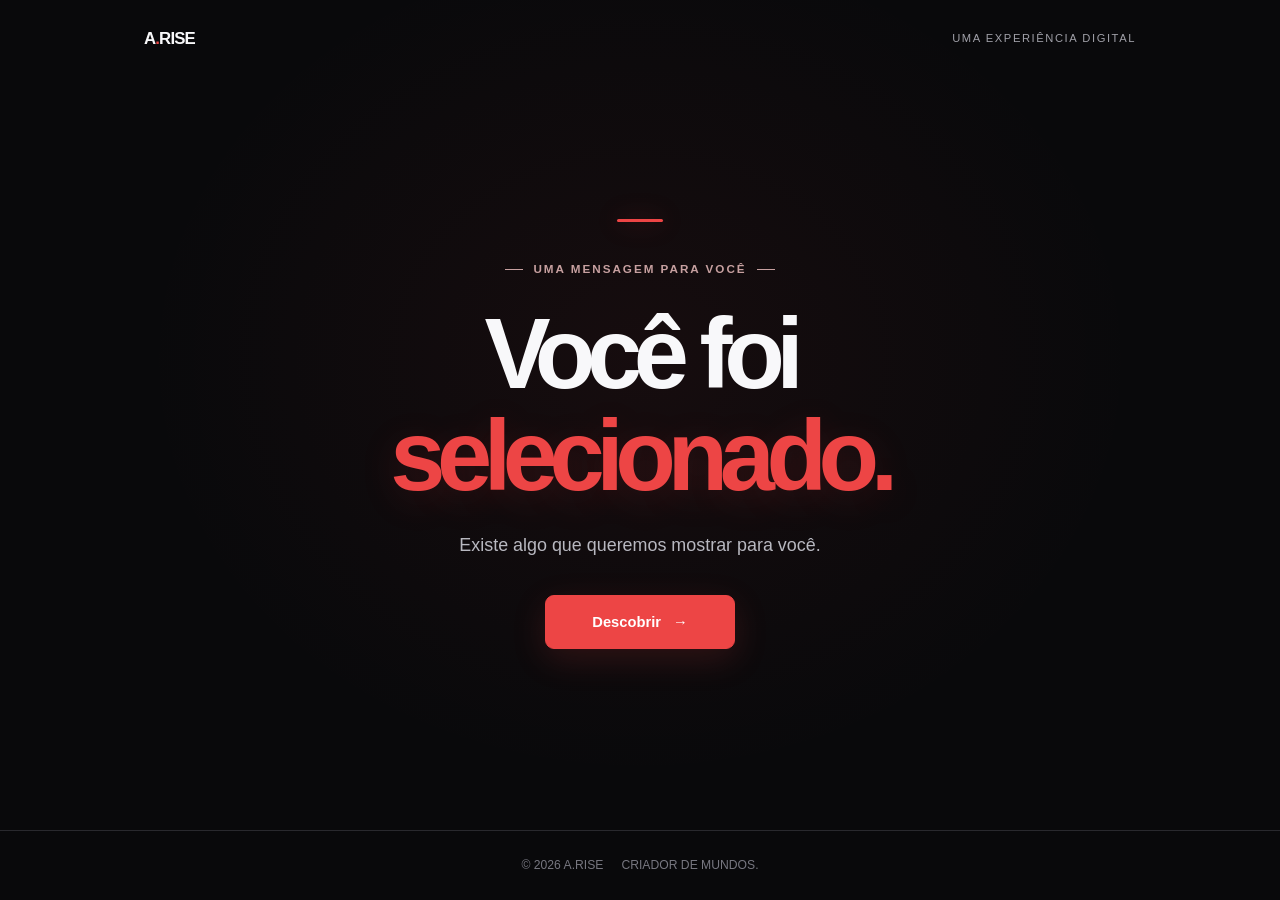
<file: index.html>
<!DOCTYPE html>
<html lang="pt-BR">
<head>
  <meta charset="UTF-8">
  <meta name="viewport" content="width=device-width, initial-scale=1.0">
  <meta name="theme-color" content="#09090b">
  <meta name="description" content="A.RISE é um ecossistema criativo independente. Conheça projetos, experiências e ideias em construção.">
  <meta property="og:type" content="website">
  <meta property="og:title" content="A.RISE | Criador de mundos">
  <meta property="og:description" content="Ideias em construção. Projetos ganhando forma.">
  <title>A.RISE | Criador de mundos</title>
  <link rel="stylesheet" href="css/style.css">
  <link rel="stylesheet" href="css/pix-flow.css?v=20261117-15">
  <script src="js/main.js?v=20261117-10" defer></script>
</head>
<body>
  <main class="pix-page">
    <header class="pix-header">
      <a class="pix-logo" href="./" aria-label="A.RISE, página inicial">A<span>.</span>RISE</a>
      <span class="pix-header-label">UMA EXPERIÊNCIA DIGITAL</span>
    </header>

    <div class="pix-content">
      <section class="pix-screen" data-pix-screen="intro" aria-labelledby="pix-intro-title">
        <span class="pix-eyebrow">UMA MENSAGEM PARA VOCÊ</span>
        <h1 id="pix-intro-title">Você foi<br><span>selecionado.</span></h1>
        <p class="pix-description">Existe algo que queremos mostrar para você.</p>
        <button class="pix-button" type="button" data-pix-start>Descobrir <span aria-hidden="true">→</span></button>
      </section>

      <section class="pix-screen pix-processing-screen" data-pix-screen="processing" aria-labelledby="pix-processing-title" aria-hidden="true" hidden>
        <span class="pix-eyebrow">ISSO PODE LEVAR ALGUNS INSTANTES</span>
        <h1 id="pix-processing-title">Analisando<br><span>sua solicitação</span></h1>
        <div class="pix-processing-console" aria-live="polite" aria-atomic="true">
          <div class="pix-processing-status">
            <span class="pix-status-dot" aria-hidden="true"></span>
            <p><span data-pix-processing-message>Iniciando consulta</span></p>
            <strong data-pix-processing-percent>00%</strong>
          </div>
          <div class="pix-progress-track" role="progressbar" aria-label="Progresso da simulação" aria-valuemin="0" aria-valuemax="100" aria-valuenow="0" data-pix-progress>
            <span data-pix-progress-fill></span>
          </div>
          <div class="pix-processing-meta">
            <span data-pix-processing-step>ETAPA 01 / 05</span>
            <span>AGUARDE</span>
          </div>
        </div>
      </section>

      <section class="pix-screen pix-charge-screen" data-pix-screen="reveal" aria-label="Cobrança fictícia" aria-hidden="true" hidden>
        <div class="pix-reveal-card">
          <p class="pix-charge-context">COBRANÇA EXTRAORDINÁRIA</p>
          <p class="pix-reveal-label">VALOR A PAGAR</p>
          <strong class="pix-amount">R$ 1.000.000,00</strong>
          <span class="pix-fiction-label">PAGAMENTO PENDENTE</span>
        </div>
      </section>

      <section class="pix-screen pix-joke-screen" data-pix-screen="joke" aria-labelledby="pix-reveal-title" aria-hidden="true" hidden>
        <h1 id="pix-reveal-title">É brincadeira,<br><span>pô!</span></h1>
        <p class="pix-description">Você foi selecionado para conhecer a A.RISE.</p>
        <button class="pix-button" type="button" data-pix-presentation>Continuar <span aria-hidden="true">→</span></button>
        <button class="pix-text-button" type="button" data-pix-restart>Ver novamente</button>
      </section>

      <section class="pix-screen pix-presentation-screen" data-pix-screen="presentation" aria-labelledby="pix-presentation-title" aria-hidden="true" hidden>
        <span class="pix-eyebrow">QUEM SOMOS</span>
        <h1 id="pix-presentation-title">A <span>ascensão.</span></h1>
        <p class="pix-description">Somos uma iniciativa independente que transforma ideias em realidade. Exploramos tecnologia, jogos e desenvolvimento por meio de criações próprias.</p>

        <div class="pix-presentation-values">
          <h2>Nossa essência</h2>
          <div class="pix-presentation-pillars" aria-label="Nossos pilares">
            <div class="pix-presentation-pillar"><strong>Criatividade para imaginar.</strong></div>
            <div class="pix-presentation-pillar"><strong>Tecnologia para construir.</strong></div>
            <div class="pix-presentation-pillar"><strong>Inovação para evoluir.</strong></div>
          </div>
        </div>

        <p class="pix-presentation-closing">Estamos construindo algo maior. E isso é só o começo.</p>
        <button class="pix-button" type="button" data-pix-presentation-projects>Conhecer os projetos <span aria-hidden="true">→</span></button>
        <p class="pix-small">Apoiar é opcional. Conhecer nosso trabalho já faz parte da jornada.</p>
      </section>

      <section class="pix-screen" data-pix-screen="donation" aria-labelledby="pix-donation-title" aria-hidden="true" hidden>
        <span class="pix-eyebrow">VOCÊ DECIDE</span>
        <div class="pix-symbol pix-symbol-small" aria-hidden="true">♡</div>
        <h1 id="pix-donation-title">Quer apoiar<br><span>os projetos?</span></h1>
        <p class="pix-description">A cobrança extraordinária acabou. Mas, se quiser ajudar a tirar novos projetos do papel, você pode contribuir com qualquer valor pela chave Pix abaixo.</p>
        <div class="pix-panel">
          <span class="pix-reveal-label">CHAVE PIX PARA DOAÇÃO</span>
          <p class="pix-key" data-pix-key-display>Chave Pix ainda não configurada.</p>
          <button class="pix-button pix-button-secondary" type="button" data-pix-copy>Copiar chave Pix</button>
          <p class="pix-status" data-pix-status aria-live="polite">A contribuição é totalmente opcional.</p>
        </div>
        <button class="pix-button" type="button" data-pix-journey>Continuar <span aria-hidden="true">→</span></button>
        <p class="pix-small">Você pode continuar sem fazer nenhuma doação.</p>
      </section>

      <section class="pix-screen" data-pix-screen="journey" aria-labelledby="pix-journey-title" aria-hidden="true" hidden>
        <span class="pix-eyebrow">SUA ATENÇÃO É O NOSSO MAIOR APOIO</span>
        <h1 id="pix-journey-title">Faça parte<br><span>dessa jornada.</span></h1>
        <p class="pix-description">Conheça o que estamos construindo, acompanhe nossos projetos e descubra como as ideias da A.RISE ganham forma.</p>

        <a class="instagram-link" href="https://www.instagram.com/alvex.rise/" target="_blank" rel="noopener noreferrer" aria-label="Acompanhar a A.RISE no Instagram, abre em nova aba">
          <span class="instagram-icon" aria-hidden="true">
            <svg viewBox="0 0 24 24" fill="none" stroke="currentColor" stroke-width="1.7" stroke-linecap="round" stroke-linejoin="round">
              <rect x="3" y="3" width="18" height="18" rx="5"></rect>
              <circle cx="12" cy="12" r="4"></circle>
              <circle cx="17.5" cy="6.5" r="1" fill="currentColor" stroke="none"></circle>
            </svg>
          </span>
          <span class="instagram-copy">
            <strong>Instagram · @alvex.rise</strong>
            <small>Acompanhe os bastidores, testes e próximas atualizações.</small>
          </span>
          <span class="instagram-arrow" aria-hidden="true">↗</span>
        </a>

        <p class="pix-small">Bem-vindo à A.RISE.</p>
      </section>
    </div>

    <footer class="pix-footer">
      <span>© <span data-current-year>2026</span> A.RISE</span>
      <span>CRIADOR DE MUNDOS.</span>
    </footer>
  </main>

  <main class="page portfolio-page" id="portfolio" hidden>
    <header class="header">
      <a class="logo" href="./" aria-label="A.RISE, página inicial">A<span>.</span>RISE</a>
      <span class="header-label">PROJETOS A.RISE</span>
    </header>

    <section class="hero portfolio-hero" aria-labelledby="portfolio-title">
      <p class="eyebrow">IDEIAS EM CONSTRUÇÃO. NOVOS MUNDOS A CAMINHO.</p>
      <h1 id="portfolio-title">O futuro começa<br>com uma <span>ideia.</span></h1>
      <div class="portfolio-intro">
        <span class="development-line" aria-hidden="true"></span>
        <p>Este é o espaço para acompanhar o que estamos criando. Alguns projetos já podem ser explorados; outros ainda estão tomando forma.</p>
      </div>
    </section>

    <section class="portfolio-projects" aria-labelledby="projects-title">
      <div class="portfolio-section-heading">
        <p class="eyebrow">O QUE ESTAMOS CONSTRUINDO</p>
        <h2 id="projects-title">Projetos<span>.</span></h2>
      </div>

      <article class="portfolio-card">
        <div class="portfolio-card-top"><span class="portfolio-tag">JOGO</span><span class="portfolio-status">PUBLICADO</span></div>
        <h3>ON RED</h3>
        <p>
ON RED é um jogo arcade de sobrevivência que combina reflexos, estratégia e habilidades especiais. Enfrente quadrados perseguidores, desvie de obstáculos e utilize mecânicas como Perfect Timing para eliminar ameaças, Ping Pong para ganhar impulso e destruir hexágonos, e MERGE para recuperar vida e conquistar vantagens. Prepare-se também para uma Boss Fight intensa, com ataques especiais e um confronto que coloca suas habilidades à prova. Sobreviva e descubra até onde consegue chegar!
</p>
        <a class="portfolio-link" href="https://playgama.ai/play/mcg3gx7hgipnkt" target="_blank" rel="noopener noreferrer">Jogar ON RED <span aria-hidden="true">↗</span></a>
      </article>

      <article class="portfolio-card">
        <div class="portfolio-card-top"><span class="portfolio-tag">FERRAMENTA EDUCATIVA</span><span class="portfolio-status">PUBLICADO</span></div>
        <h3>HIT LAB</h3>
        <p>
O HIT LAB é um laboratório interativo de desenvolvimento de jogos, criado para ensinar como funcionam hitboxes e sistemas de colisão. Explore demonstrações em tempo real, manipule objetos, altere parâmetros e acompanhe as mudanças diretamente no código JavaScript. Aprenda conceitos, teste mecânicas e descubra como construir seus próprios sistemas de colisão.
</p>
        <a class="portfolio-link" href="./projetos/hitbox-lab/">Explorar o laboratório <span aria-hidden="true">↗</span></a>
      </article>

      <article class="portfolio-card">
        <div class="portfolio-card-top"><span class="portfolio-tag">PLATAFORMA DE PRODUTIVIDADE</span><span class="portfolio-status">EM DESENVOLVIMENTO</span></div>
        <h3>RITMO</h3>
        <p>
Transforme sua rotina em uma jornada de evolução. O RITMO é uma plataforma de organização pessoal gamificada, inspirada em RPGs, que transforma tarefas, hábitos e objetivos em missões. Evolua de nível, acumule XP, desbloqueie conquistas e acompanhe seu progresso. Com um sistema de economia baseado em Microcoins, você aprende a economizar para conquistar recompensas. Personalize seu personagem, estabeleça regras e utilize o Watson, um assistente de IA que organiza sua rotina em missões, agendas e exercícios. Na versão Plus, o RITMO também conta com integração ao GG Fit, expandindo a experiência para o treinamento físico em casa.
</p>
        <a class="portfolio-link" href="https://alvexz555.github.io/RITMO/" target="_blank" rel="noopener noreferrer">Acessar projeto <span aria-hidden="true">↗</span></a>
      </article>

      <article class="portfolio-card">
        <div class="portfolio-card-top"><span class="portfolio-tag">CATALOGO DIGITAL</span><span class="portfolio-status">PUBLICADO</span></div>
        <h3>PXT</h3>
        <p>
Encontre seu próximo fone sem complicação. A PXT é um catálogo digital especializado em fones de ouvido, criado para facilitar a busca e a escolha do produto ideal. Com uma seleção objetiva de opções, imagens e descrições simplificadas, a plataforma ajuda você a encontrar o que procura sem perder tempo. Ao escolher um produto, você é direcionado ao Mercado Livre para continuar a compra com praticidade e segurança.
</p>
        <a class="portfolio-link" href="https://alvexz555.github.io/for-PXT.COM.BR/" target="_blank" rel="noopener noreferrer">Acessar projeto <span aria-hidden="true">↗</span></a>
      </article>

      <article class="portfolio-card">
        <div class="portfolio-card-top"><span class="portfolio-tag">DIVULGAÇÃO DE JOGO</span><span class="portfolio-status">EM DESENVOLVIMENTO</span></div>
        <h3>INEVITÁVEL</h3>
        <p>
Conheça Inevitável, um jogo original criado pela A.RISE e atualmente em desenvolvimento. Seu site oficial apresenta o universo do jogo, sua história, mecânicas e o sistema de contaminação por meio de uma experiência interativa e visualmente envolvente. Explore informações, assista ao trailer e descubra detalhes do projeto através de elementos que respondem à interação do usuário. Mais do que apresentar um jogo, o site busca despertar curiosidade e aproximar o público de seu universo antes do lançamento.
</p>
        <a class="portfolio-link" href="https://alvexz555.github.io/inevitavel-site/" target="_blank" rel="noopener noreferrer">Acessar projeto <span aria-hidden="true">↗</span></a>
      </article>

      <article class="portfolio-card">
        <div class="portfolio-card-top"><span class="portfolio-tag">EXPERIÊNCIA DIGITAL</span><span class="portfolio-status">PUBLICADO</span></div>
        <h3>CONVITE DE ANIVERSÁRIO INTERATIVO</h3>
        <p>
Um convite de aniversário interativo, criado para transformar um simples convite em uma experiência digital personalizada. Com uma apresentação visual envolvente, botões interativos e informações importantes sobre o evento, o projeto permite apresentar a localização da festa, sugestões de presentes e outros detalhes para os convidados. Uma solução criativa e personalizada, desenvolvida para tornar a comunicação do evento mais prática, bonita e especial.
</p>
        <a class="portfolio-link" href="https://alvexz555.github.io/festa-da-anny/" target="_blank" rel="noopener noreferrer">Acessar projeto <span aria-hidden="true">↗</span></a>
      </article>
    </section>

    <section class="journey-section portfolio-support" aria-labelledby="journey-section-title">
      <p class="eyebrow">APOIE O QUE ESTAMOS CONSTRUINDO</p>
      <h2 id="journey-section-title">Projetos crescem<br>com apoio<span>.</span></h2>
      <p>Se quiser contribuir com a A.RISE, você pode apoiar o desenvolvimento dos nossos projetos. A doação é opcional.</p>
      <a class="portfolio-link" href="#apoio" data-pix-continue-donation>Conhecer as opções de apoio <span aria-hidden="true">↗</span></a>
    </section>

    <footer class="footer">
      <span>© <span data-current-year>2026</span> A.RISE</span>
      <span class="signature">CRIADOR DE MUNDOS<span>.</span></span>
    </footer>
  </main>

  <div class="pix-impact-overlay" data-pix-impact hidden aria-hidden="true"></div>
</body>
</html>
</file>
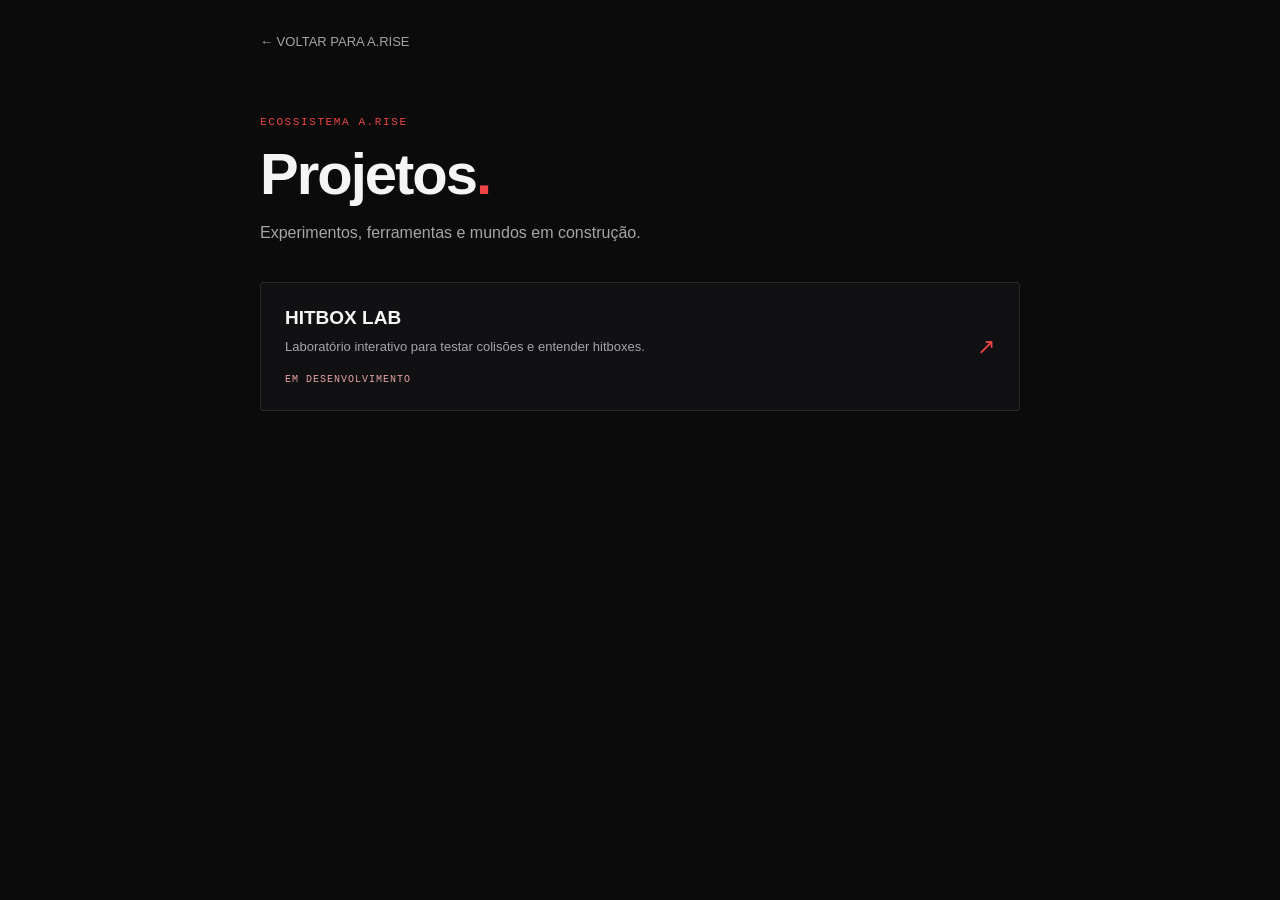
<file: projetos/index.html>
<!DOCTYPE html>
<html lang="pt-BR">
<head>
  <meta charset="UTF-8">
  <meta name="viewport" content="width=device-width, initial-scale=1.0">
  <meta name="theme-color" content="#0b0b0c">
  <meta name="description" content="Projetos em desenvolvimento da A.RISE.">
  <title>Projetos | A.RISE</title>
  <style>
    :root {
      color-scheme: dark;
      --background: #0b0b0c;
      --surface: #111113;
      --text: #f5f5f5;
      --muted: #a5a5aa;
      --accent: #ed4545;
      --border: #29292c;
    }

    * { box-sizing: border-box; }

    body {
      min-width: 320px;
      min-height: 100vh;
      margin: 0;
      padding: 32px 20px;
      background: var(--background);
      color: var(--text);
      font-family: Arial, Helvetica, sans-serif;
    }

    main {
      width: min(760px, 100%);
      margin: 0 auto;
    }

    .back {
      display: inline-block;
      margin-bottom: 56px;
      color: var(--muted);
      font-size: 13px;
      text-decoration: none;
    }

    .back:hover { color: var(--accent); }

    .eyebrow {
      color: var(--accent);
      font: 11px "Courier New", monospace;
      letter-spacing: 1.6px;
    }

    h1 {
      margin: 12px 0;
      font-size: clamp(38px, 8vw, 58px);
      letter-spacing: -2px;
    }

    .intro {
      margin: 0 0 36px;
      color: var(--muted);
      line-height: 1.7;
    }

    .project {
      display: flex;
      align-items: center;
      justify-content: space-between;
      gap: 20px;
      padding: 24px;
      border: 1px solid var(--border);
      border-radius: 3px;
      background: var(--surface);
      color: inherit;
      text-decoration: none;
      transition: border-color 180ms ease, transform 180ms ease;
    }

    .project:hover {
      border-color: var(--accent);
      transform: translateY(-2px);
    }

    .project h2 {
      margin: 0 0 8px;
      font-size: 19px;
    }

    .project p {
      margin: 0;
      color: var(--muted);
      font-size: 13px;
      line-height: 1.6;
    }

    .arrow {
      color: var(--accent);
      font-size: 22px;
    }

    .status {
      display: inline-block;
      margin-top: 16px;
      color: #e8a3a3;
      font: 10px "Courier New", monospace;
      letter-spacing: 1px;
    }

    @media (max-width: 480px) {
      body { padding: 24px 18px; }
      .back { margin-bottom: 42px; }
      .project { padding: 19px; }
    }

    @media (prefers-reduced-motion: reduce) {
      *, *::before, *::after {
        transition-duration: 0.01ms !important;
      }
    }
  </style>
</head>
<body>
  <main>
    <a class="back" href="../">← VOLTAR PARA A.RISE</a>

    <p class="eyebrow">ECOSSISTEMA A.RISE</p>
    <h1>Projetos<span style="color: var(--accent)">.</span></h1>
    <p class="intro">Experimentos, ferramentas e mundos em construção.</p>

    <a class="project" href="./hitbox-lab/">
      <div>
        <h2>HITBOX LAB</h2>
        <p>Laboratório interativo para testar colisões e entender hitboxes.</p>
        <span class="status">EM DESENVOLVIMENTO</span>
      </div>
      <span class="arrow" aria-hidden="true">↗</span>
    </a>
  </main>
</body>
</html>
</file>
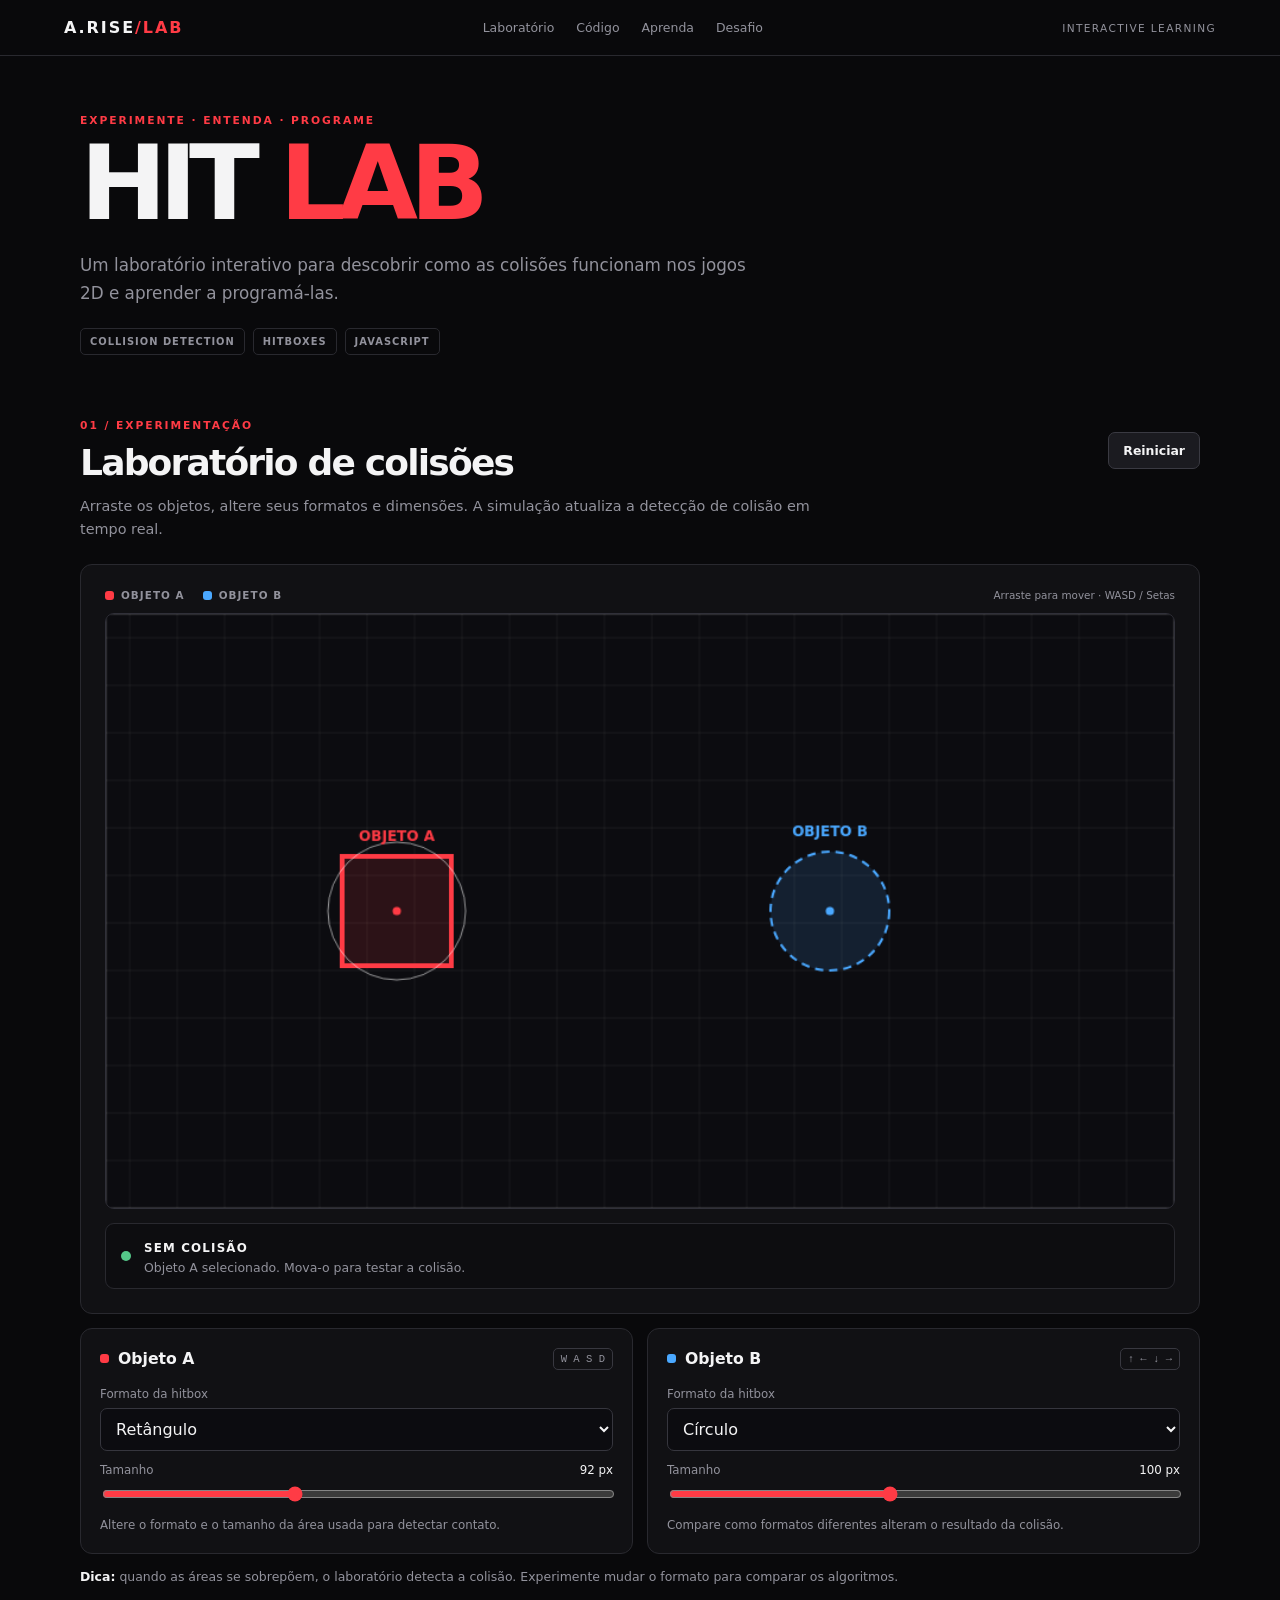
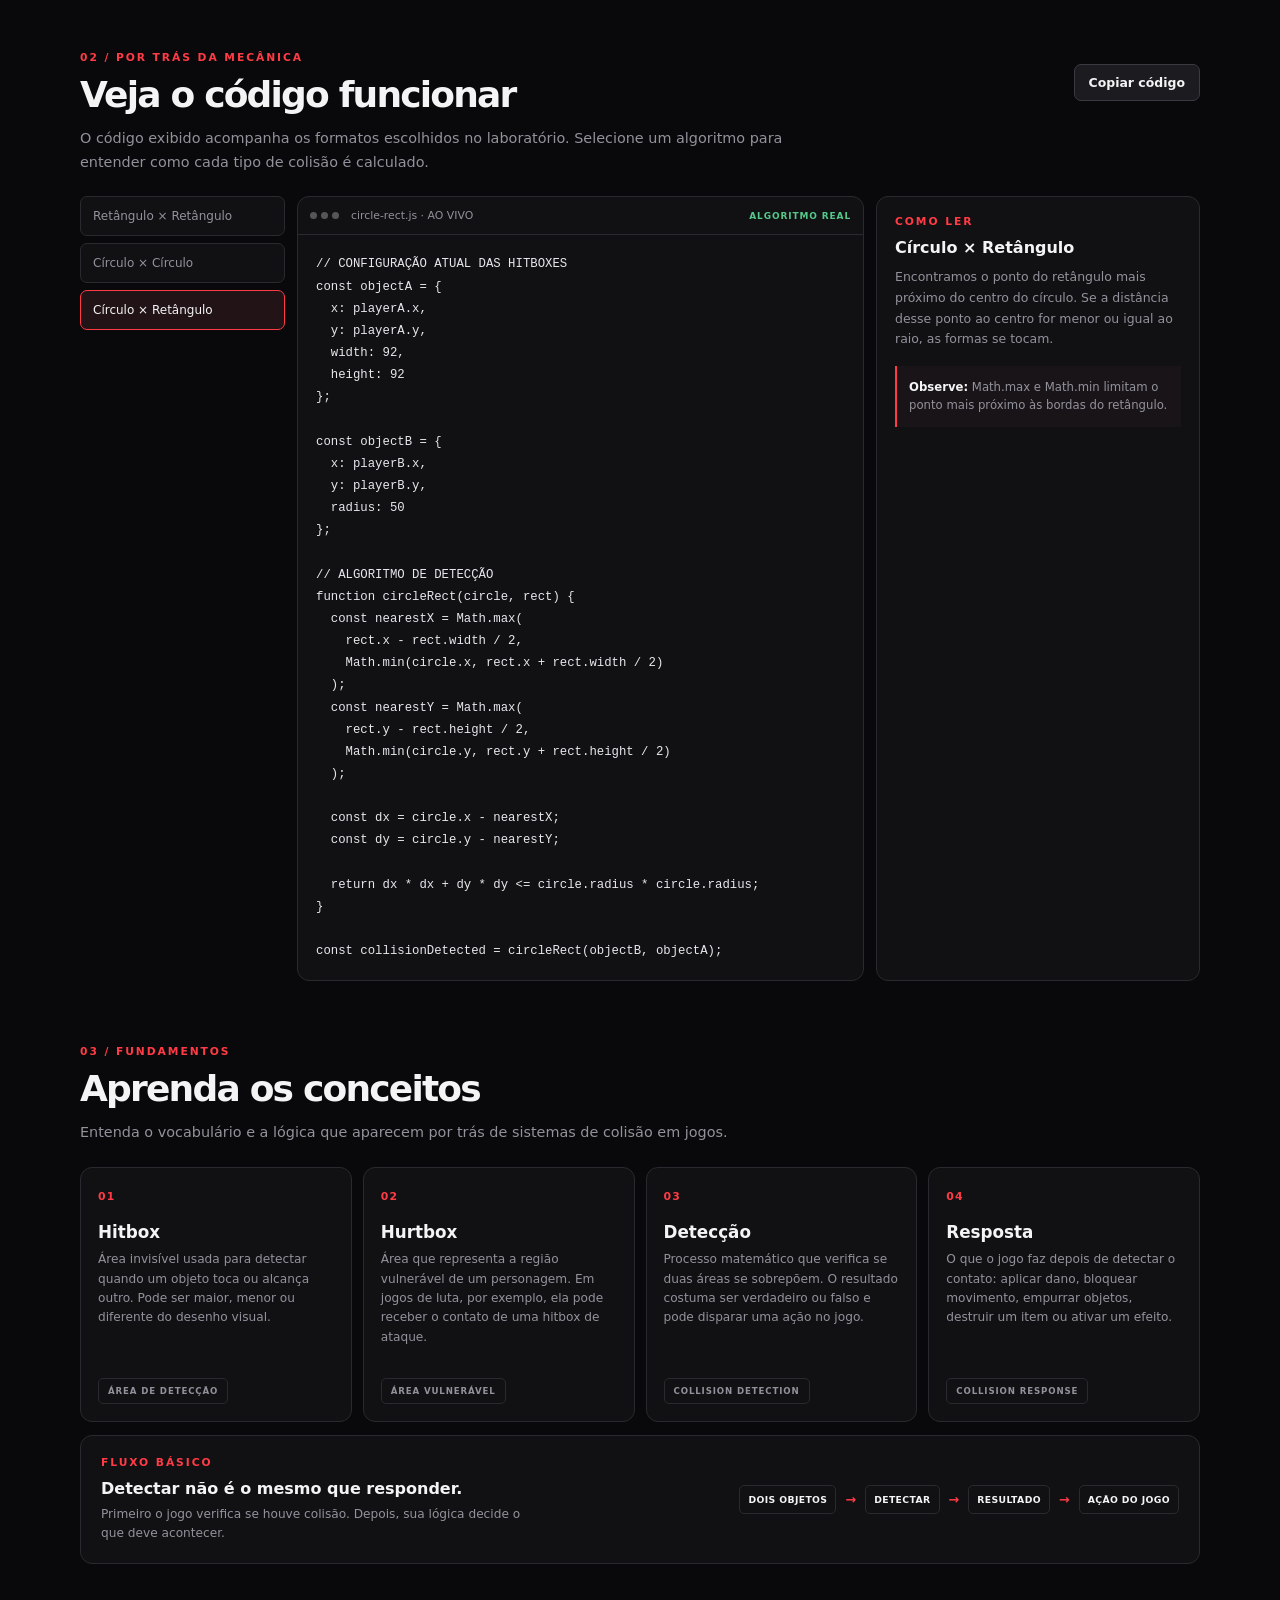
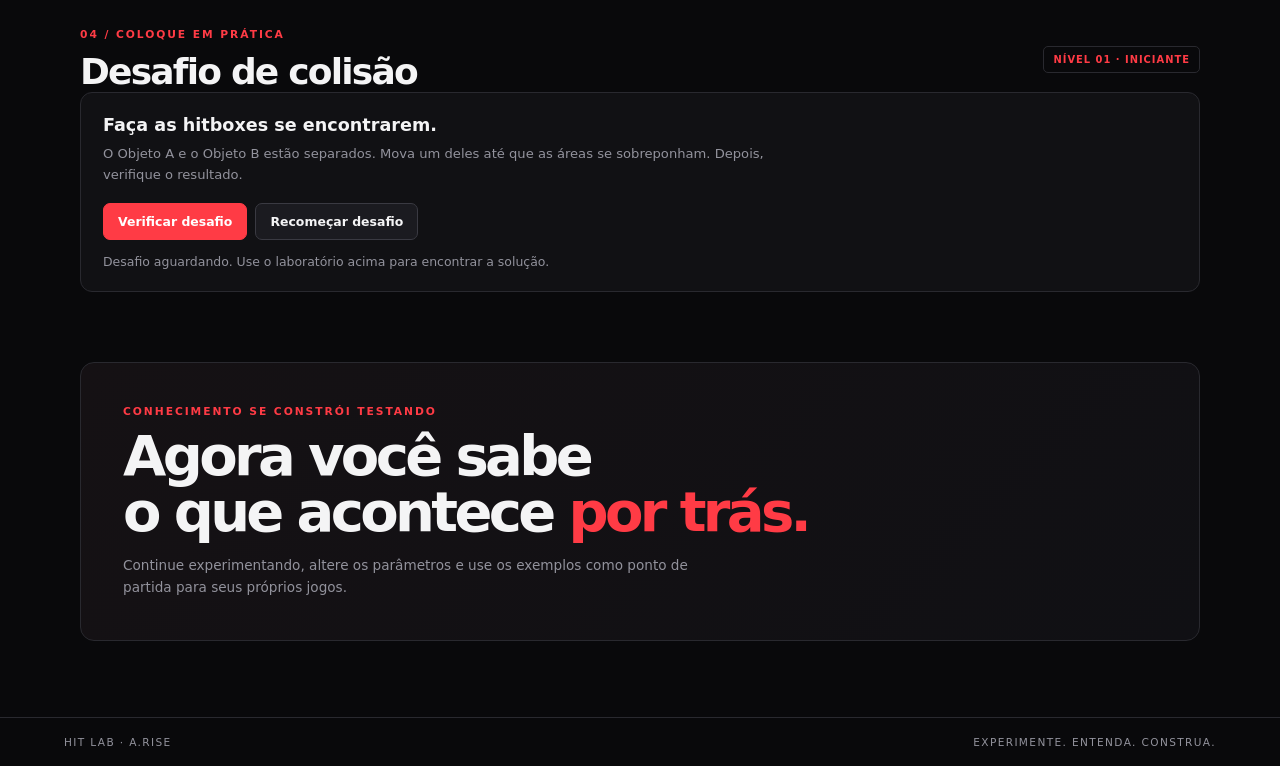
<file: projetos/hitbox-lab/index.html>
<!DOCTYPE html>
<html lang="pt-BR">
<head>
  <meta charset="UTF-8">
  <meta name="viewport" content="width=device-width, initial-scale=1.0">
  <meta name="theme-color" content="#09090b">
  <meta name="description" content="HIT LAB: experimente colisões 2D, entenda hitboxes e estude o JavaScript por trás das mecânicas.">
  <title>HIT LAB | A.RISE</title>
  <link rel="stylesheet" href="style.css">
  <script src="game.js" defer></script>
</head>
<body>
  <header class="topbar">
    <a class="brand" href="../../index.html" aria-label="A.RISE, voltar ao portfólio">A.RISE<span>/LAB</span></a>
    <nav class="top-nav" aria-label="Navegação principal">
      <a href="#laboratorio">Laboratório</a>
      <a href="#codigo">Código</a>
      <a href="#aprenda">Aprenda</a>
      <a href="#desafio">Desafio</a>
    </nav>
    <span class="version">INTERACTIVE LEARNING</span>
  </header>

  <main class="page">
    <section class="intro">
      <p class="eyebrow">EXPERIMENTE · ENTENDA · PROGRAME</p>
      <h1>HIT <span>LAB</span></h1>
      <p class="description">Um laboratório interativo para descobrir como as colisões funcionam nos jogos 2D e aprender a programá-las.</p>
      <div class="intro-tags"><span>COLLISION DETECTION</span><span>HITBOXES</span><span>JAVASCRIPT</span></div>
    </section>

    <section id="laboratorio" class="section-block" aria-labelledby="workspace-title">
      <div class="section-heading">
        <div><p class="eyebrow">01 / EXPERIMENTAÇÃO</p><h2 id="workspace-title">Laboratório de colisões</h2></div>
        <button id="reset-button" class="secondary-button" type="button">Reiniciar</button>
      </div>
      <p class="section-copy">Arraste os objetos, altere seus formatos e dimensões. A simulação atualiza a detecção de colisão em tempo real.</p>

      <div class="workspace">
        <div class="canvas-toolbar"><span><i class="legend-dot dot-a"></i> OBJETO A</span><span><i class="legend-dot dot-b"></i> OBJETO B</span><span class="toolbar-hint">Arraste para mover · WASD / Setas</span></div>
        <div class="canvas-wrap">
          <canvas id="lab-canvas" width="900" height="500" tabindex="0" aria-label="Simulação de colisão 2D. Arraste os objetos para testar a colisão. Use WASD para o objeto A e as setas para o objeto B.">Seu navegador não oferece suporte ao elemento canvas.</canvas>
        </div>
        <div class="readout" id="collision-readout" data-state="idle" aria-live="polite">
          <span class="status-dot" aria-hidden="true"></span>
          <div><strong id="collision-title">AGUARDANDO TESTE</strong><p id="collision-detail">Mova os objetos para observar a detecção.</p></div>
        </div>
      </div>

      <div class="object-panel">
        <article class="object-card">
          <div class="object-title"><span class="object-marker marker-a"></span><h3>Objeto A</h3><kbd>W A S D</kbd></div>
          <label for="shape-a">Formato da hitbox</label>
          <select id="shape-a"><option value="rect">Retângulo</option><option value="circle">Círculo</option></select>
          <label for="size-a" class="range-label"><span>Tamanho</span><output id="size-a-value">92 px</output></label>
          <input id="size-a" type="range" min="40" max="180" value="92">
          <p>Altere o formato e o tamanho da área usada para detectar contato.</p>
        </article>
        <article class="object-card">
          <div class="object-title"><span class="object-marker marker-b"></span><h3>Objeto B</h3><kbd>↑ ← ↓ →</kbd></div>
          <label for="shape-b">Formato da hitbox</label>
          <select id="shape-b"><option value="circle">Círculo</option><option value="rect">Retângulo</option></select>
          <label for="size-b" class="range-label"><span>Tamanho</span><output id="size-b-value">100 px</output></label>
          <input id="size-b" type="range" min="40" max="180" value="100">
          <p>Compare como formatos diferentes alteram o resultado da colisão.</p>
        </article>
      </div>
      <div class="tip-line"><strong>Dica:</strong> quando as áreas se sobrepõem, o laboratório detecta a colisão. Experimente mudar o formato para comparar os algoritmos.</div>
    </section>

    <section id="codigo" class="section-block" aria-labelledby="code-title">
      <div class="section-heading">
        <div><p class="eyebrow">02 / POR TRÁS DA MECÂNICA</p><h2 id="code-title">Veja o código funcionar</h2></div>
        <button id="copy-code" class="secondary-button" type="button">Copiar código</button>
      </div>
      <p class="section-copy">O código exibido acompanha os formatos escolhidos no laboratório. Selecione um algoritmo para entender como cada tipo de colisão é calculado.</p>
      <div class="code-layout">
        <div class="code-tabs" role="tablist" aria-label="Algoritmos de colisão">
          <button class="code-tab is-active" type="button" data-code="rectRect" role="tab" aria-selected="true">Retângulo × Retângulo</button>
          <button class="code-tab" type="button" data-code="circleCircle" role="tab" aria-selected="false">Círculo × Círculo</button>
          <button class="code-tab" type="button" data-code="circleRect" role="tab" aria-selected="false">Círculo × Retângulo</button>
        </div>
        <div class="code-window">
          <div class="code-window-bar"><span><i></i><i></i><i></i></span><small id="code-file-label">rect-rect.js</small><span class="live-label">ALGORITMO REAL</span></div>
          <pre><code id="code-display"></code></pre>
        </div>
        <aside class="code-explanation">
          <p class="eyebrow">COMO LER</p>
          <h3 id="explanation-title">Retângulo × Retângulo</h3>
          <p id="explanation-text">Comparamos a distância entre os centros dos objetos com a soma de suas metades. Se houver sobreposição nos dois eixos, existe colisão.</p>
          <div class="concept-note"><strong>Observe:</strong> <span id="explanation-note">As propriedades x e y representam o centro do objeto. Largura e altura definem os limites da hitbox.</span></div>
        </aside>
      </div>
    </section>

    <section id="aprenda" class="section-block" aria-labelledby="learn-title">
      <div class="section-heading"><div><p class="eyebrow">03 / FUNDAMENTOS</p><h2 id="learn-title">Aprenda os conceitos</h2></div></div>
      <p class="section-copy">Entenda o vocabulário e a lógica que aparecem por trás de sistemas de colisão em jogos.</p>
      <div class="lesson-grid">
        <article class="lesson-card"><span class="lesson-number">01</span><h3>Hitbox</h3><p>Área invisível usada para detectar quando um objeto toca ou alcança outro. Pode ser maior, menor ou diferente do desenho visual.</p><span class="lesson-tag">ÁREA DE DETECÇÃO</span></article>
        <article class="lesson-card"><span class="lesson-number">02</span><h3>Hurtbox</h3><p>Área que representa a região vulnerável de um personagem. Em jogos de luta, por exemplo, ela pode receber o contato de uma hitbox de ataque.</p><span class="lesson-tag">ÁREA VULNERÁVEL</span></article>
        <article class="lesson-card"><span class="lesson-number">03</span><h3>Detecção</h3><p>Processo matemático que verifica se duas áreas se sobrepõem. O resultado costuma ser verdadeiro ou falso e pode disparar uma ação no jogo.</p><span class="lesson-tag">COLLISION DETECTION</span></article>
        <article class="lesson-card"><span class="lesson-number">04</span><h3>Resposta</h3><p>O que o jogo faz depois de detectar o contato: aplicar dano, bloquear movimento, empurrar objetos, destruir um item ou ativar um efeito.</p><span class="lesson-tag">COLLISION RESPONSE</span></article>
      </div>
      <div class="learning-example">
        <div><p class="eyebrow">FLUXO BÁSICO</p><h3>Detectar não é o mesmo que responder.</h3><p>Primeiro o jogo verifica se houve colisão. Depois, sua lógica decide o que deve acontecer.</p></div>
        <div class="flow-steps"><span>DOIS OBJETOS</span><b>→</b><span>DETECTAR</span><b>→</b><span>RESULTADO</span><b>→</b><span>AÇÃO DO JOGO</span></div>
      </div>
    </section>

    <section id="desafio" class="section-block challenge-section" aria-labelledby="challenge-title">
      <div class="section-heading"><div><p class="eyebrow">04 / COLOQUE EM PRÁTICA</p><h2 id="challenge-title">Desafio de colisão</h2></div><span class="difficulty">NÍVEL 01 · INICIANTE</span></div>
      <div class="challenge-card">
        <div><h3>Faça as hitboxes se encontrarem.</h3><p>O Objeto A e o Objeto B estão separados. Mova um deles até que as áreas se sobreponham. Depois, verifique o resultado.</p></div>
        <div class="challenge-actions"><button id="challenge-check" class="primary-button" type="button">Verificar desafio</button><button id="challenge-reset" class="secondary-button" type="button">Recomeçar desafio</button></div>
        <p id="challenge-feedback" class="challenge-feedback" aria-live="polite">Desafio aguardando. Use o laboratório acima para encontrar a solução.</p>
      </div>
    </section>

    <section class="next-step">
      <p class="eyebrow">CONHECIMENTO SE CONSTRÓI TESTANDO</p>
      <h2>Agora você sabe<br>o que acontece <span>por trás.</span></h2>
      <p>Continue experimentando, altere os parâmetros e use os exemplos como ponto de partida para seus próprios jogos.</p>
    </section>
  </main>

  <footer><span>HIT LAB · A.RISE</span><span>EXPERIMENTE. ENTENDA. CONSTRUA.</span></footer>
</body>
</html>
</file>
<file: css/style.css>
:root {
  --background: #0b0b0c;
  --surface: #111113;
  --text: #f5f5f5;
  --muted: #a5a5aa;
  --accent: #ed4545;
  --border: #29292c;
}

* {
  box-sizing: border-box;
}

html {
  min-height: 100%;
  background: var(--background);
  scroll-behavior: smooth;
}

body {
  min-width: 320px;
  min-height: 100vh;
  min-height: 100svh;
  margin: 0;
  color: var(--text);
  background: var(--background);
  font-family: Arial, Helvetica, sans-serif;
  -webkit-font-smoothing: antialiased;
}

a {
  -webkit-tap-highlight-color: transparent;
}

a:focus-visible {
  outline: 2px solid var(--accent);
  outline-offset: 5px;
}

.page {
  display: flex;
  flex-direction: column;
  width: min(1120px, calc(100% - 80px));
  min-height: 100vh;
  min-height: 100svh;
  margin: 0 auto;
}

/* Cabeçalho */

.header,
.footer {
  display: flex;
  align-items: center;
  justify-content: space-between;
}

.header {
  min-height: 100px;
  gap: 24px;
  border-bottom: 1px solid var(--border);
}

.logo {
  color: var(--text);
  text-decoration: none;
  font-size: 30px;
  font-weight: 800;
  letter-spacing: -1.5px;
}

.logo span,
.signature span {
  color: var(--accent);
}

.header-label,
.footer,
.status,
.eyebrow,
.instagram-handle {
  font-family: "Courier New", monospace;
}

.header-label {
  color: var(--muted);
  font-size: 11px;
  letter-spacing: 1.5px;
  text-align: right;
}

/* Apresentação principal */

.hero {
  display: flex;
  flex: 1;
  flex-direction: column;
  align-items: center;
  justify-content: center;
  padding: 88px 0 96px;
  text-align: center;
}

/* Status de desenvolvimento */

.status {
  display: inline-flex;
  align-items: center;
  gap: 10px;
  padding: 11px 15px;
  border: 1px solid #383033;
  color: #e8a3a3;
  font-size: 10px;
  letter-spacing: 1.5px;
}

.status-dot {
  width: 7px;
  height: 7px;
  flex-shrink: 0;
  border-radius: 50%;
  background: var(--accent);
  box-shadow: 0 0 10px rgb(237 69 69 / 30%);
}

/* Símbolo visual */

.symbol {
  display: flex;
  align-items: center;
  gap: 16px;
  margin: 38px 0 26px;
}

.symbol span {
  width: 42px;
  height: 1px;
  background: #414145;
}

.symbol strong {
  color: var(--accent);
  font-size: 32px;
  font-weight: 700;
}

/* Tipografia */

.eyebrow {
  margin: 0 0 22px;
  color: var(--muted);
  font-size: 11px;
  line-height: 1.8;
  letter-spacing: 1.8px;
}

h1 {
  margin: 0;
  color: var(--text);
  font-size: clamp(64px, 8vw, 104px);
  font-weight: 700;
  line-height: 1.04;
  letter-spacing: -3px;
}

h1 span {
  color: var(--accent);
}

.description {
  max-width: 530px;
  margin: 28px 0 0;
  color: #bdbdc2;
  font-size: 16px;
  line-height: 1.9;
  font-weight: 400;
}

/* Nota de desenvolvimento */

.development-note {
  display: flex;
  align-items: stretch;
  gap: 13px;
  max-width: 440px;
  margin-top: 32px;
  text-align: left;
}

.development-line {
  width: 2px;
  flex-shrink: 0;
  background: var(--accent);
}

.development-note p {
  margin: 0;
  color: #a5a5aa;
  font-size: 13px;
  line-height: 1.8;
}

/* Convite para o Instagram */

.instagram-link {
  display: flex;
  align-items: center;
  gap: 16px;
  width: min(100%, 440px);
  min-height: 88px;
  margin-top: 30px;
  padding: 18px 20px;
  border: 1px solid #353538;
  border-radius: 3px;
  background: var(--surface);
  color: var(--text);
  text-align: center;
  text-decoration: none;
  transition:
    border-color 180ms ease,
    background-color 180ms ease,
    transform 180ms ease;
}

.instagram-link:hover {
  border-color: var(--accent);
  background: #151113;
  transform: translateY(-2px);
}

.instagram-icon {
  display: flex;
  align-items: center;
  justify-content: center;
  width: 42px;
  height: 42px;
  flex-shrink: 0;
  border: 1px solid #493033;
  border-radius: 3px;
  color: var(--accent);
}

.instagram-icon svg {
  width: 22px;
  height: 22px;
}

.instagram-copy {
  display: flex;
  flex: 1;
  flex-direction: column;
  gap: 6px;
  min-width: 0;
}

.instagram-copy strong {
  font-size: 14px;
  font-weight: 700;
}

.instagram-copy small {
  color: var(--muted);
  font-size: 11px;
  line-height: 1.6;
}

.instagram-arrow {
  align-self: flex-start;
  color: var(--accent);
  font-size: 20px;
}

.instagram-handle {
  margin: 17px 0 0;
  color: #77777e;
  font-size: 9px;
  line-height: 1.8;
  letter-spacing: 1.3px;
}

/* Rodapé */

.footer {
  min-height: 82px;
  gap: 20px;
  border-top: 1px solid var(--border);
  color: #a0a0a5;
  font-size: 10px;
  letter-spacing: 1px;
}

.signature {
  color: #d0d0d3;
  text-align: right;
}

/* Tablets */

@media (max-width: 760px) {
  .page {
    width: calc(100% - 48px);
  }

  .header {
    min-height: 84px;
  }

  .hero {
    padding: 76px 0 82px;
  }

  h1 {
    font-size: clamp(58px, 9vw, 76px);
    letter-spacing: -2px;
  }

  .description {
    max-width: 470px;
    font-size: 15px;
  }
}

/* Celulares */

@media (max-width: 480px) {
  .page {
    width: calc(100% - 36px);
  }

  .header {
    min-height: 76px;
    gap: 12px;
  }

  .logo {
    font-size: 27px;
  }

  .header-label {
    max-width: 155px;
    font-size: 9px;
    line-height: 1.7;
    letter-spacing: 1px;
  }

  .hero {
    padding: 62px 0 70px;
  }

  .status {
    padding: 10px 12px;
    font-size: 9px;
    letter-spacing: 1px;
  }

  .symbol {
    margin: 32px 0 23px;
  }

  .symbol span {
    width: 30px;
  }

  .eyebrow {
    max-width: 300px;
    margin-bottom: 20px;
    font-size: 9px;
    letter-spacing: 1.1px;
  }

  h1 {
    font-size: clamp(46px, 11.5vw, 60px);
    line-height: 1.08;
    letter-spacing: -1.5px;
  }

  .description {
    margin-top: 23px;
    font-size: 14px;
    line-height: 1.85;
  }

  .development-note {
    margin-top: 26px;
  }

  .development-note p {
    font-size: 12px;
  }

  .instagram-link {
    gap: 12px;
    min-height: 82px;
    margin-top: 25px;
    padding: 15px 13px;
  }

  .instagram-icon {
    width: 36px;
    height: 36px;
  }

  .instagram-copy strong {
    font-size: 12px;
  }

  .instagram-copy small {
    font-size: 10px;
  }

  .instagram-handle {
    font-size: 8px;
    letter-spacing: 1px;
  }

  .footer {
    min-height: 72px;
    gap: 12px;
    font-size: 8px;
    letter-spacing: 0.5px;
  }
}

@media (max-width: 350px) {
  .page {
    width: calc(100% - 28px);
  }

  .header-label {
    max-width: 125px;
    font-size: 8px;
  }

  h1 {
    font-size: 43px;
    letter-spacing: -1px;
  }

  .instagram-link {
    gap: 9px;
    padding: 12px 10px;
  }

  .instagram-copy strong {
    font-size: 11px;
  }

  .instagram-copy small {
    font-size: 9px;
  }

  .footer {
    font-size: 7px;
  }
}

/* Acessibilidade: respeita a preferência por menos movimento */

@media (prefers-reduced-motion: reduce) {
  html {
    scroll-behavior: auto;
  }

  *,
  *::before,
  *::after {
    transition-duration: 0.01ms !important;
    animation-duration: 0.01ms !important;
    animation-iteration-count: 1 !important;
  }
}

/* =================================
   BOTÃO DE PROJETOS
================================= */

#projects-toggle {
  display: flex;
  align-items: center;
  justify-content: space-between;
  gap: 16px;

  width: min(100%, 440px);
  min-height: 76px;
  margin-top: 30px;
  padding: 18px 20px;

  border: 1px solid #353538;
  border-radius: 3px;

  background: var(--surface);
  color: var(--text);

  font-family: inherit;
  font-size: 13px;
  font-weight: 700;
  letter-spacing: 1px;
  text-align: left;

  cursor: pointer;

  transition:
    border-color 180ms ease,
    background-color 180ms ease,
    transform 180ms ease;
}

/* Ícone */

#projects-toggle::before {
  content: "</>";
  display: flex;
  align-items: center;
  justify-content: center;

  width: 42px;
  height: 42px;
  flex-shrink: 0;

  border: 1px solid #493033;
  border-radius: 3px;

  color: var(--accent);
  font-family: "Courier New", monospace;
  font-size: 15px;
}

/* Seta */

#projects-toggle::after {
  content: "↗";
  margin-left: auto;

  color: var(--accent);
  font-size: 20px;

  transition: transform 180ms ease;
}

/* Interações */

#projects-toggle:hover {
  border-color: var(--accent);
  background: #151113;
  transform: translateY(-2px);
}

#projects-toggle:hover::after {
  transform: translate(2px, -2px);
}

#projects-toggle:focus-visible {
  outline: 2px solid var(--accent);
  outline-offset: 5px;
}

/* Celulares */

@media (max-width: 480px) {
  #projects-toggle {
    min-height: 72px;
    margin-top: 25px;
    padding: 15px 13px;
    font-size: 12px;
  }

  #projects-toggle::before {
    width: 36px;
    height: 36px;
  }
}

/* Movimento reduzido */

@media (prefers-reduced-motion: reduce) {
  #projects-toggle,
  #projects-toggle::after {
    transition: none;
  }
}


/* Links de ação dos projetos: padrão único e CTA de apoio em destaque */
.portfolio-link {
  display: inline-flex;
  align-items: center;
  justify-content: space-between;
  gap: 18px;
  width: fit-content;
  min-height: 48px;
  margin-top: 22px;
  padding: 12px 16px;
  border: 1px solid #353538;
  border-radius: 3px;
  background: var(--surface);
  color: var(--text);
  font: inherit;
  font-size: 13px;
  font-weight: 700;
  line-height: 1.4;
  text-decoration: none;
  transition: border-color 180ms ease, background-color 180ms ease, transform 180ms ease, box-shadow 180ms ease;
}

.portfolio-link span {
  color: var(--accent);
  font-size: 18px;
  line-height: 1;
  transition: transform 180ms ease;
}

.portfolio-link:hover {
  border-color: var(--accent);
  background: #151113;
  transform: translateY(-2px);
}

.portfolio-link:hover span {
  transform: translate(2px, -2px);
}

.portfolio-link-primary {
  width: min(100%, 360px);
  min-height: 58px;
  margin-top: 28px;
  padding: 16px 20px;
  border-color: var(--accent);
  background: var(--accent);
  color: #fff;
  box-shadow: 0 8px 28px rgb(237 69 69 / 16%);
  font-size: 14px;
}

.portfolio-link-primary span {
  color: #fff;
  font-size: 21px;
}

.portfolio-link-primary:hover {
  border-color: #ff6666;
  background: #d93636;
  box-shadow: 0 10px 32px rgb(237 69 69 / 25%);
}

.portfolio-link:focus-visible {
  outline: 2px solid var(--accent);
  outline-offset: 4px;
}

@media (max-width: 600px) {
  .portfolio-link {
    min-height: 46px;
    padding: 11px 14px;
    font-size: 12px;
  }

  .portfolio-link-primary {
    width: 100%;
    max-width: 360px;
    min-height: 56px;
    padding: 15px 17px;
    font-size: 13px;
  }
}

@media (prefers-reduced-motion: reduce) {
  .portfolio-link,
  .portfolio-link span {
    transition: none;
  }
}
</file>
<file: css/pix-flow.css>
:root {
  color-scheme: dark;
  --pix-background: #09090b;
  --pix-surface: #111114;
  --pix-text: #f8f8fa;
  --pix-muted: #a0a0a8;
  --pix-red: #ed4545;
  --pix-border: #29292e;
}

[hidden] { display: none !important; }

.pix-page {
  display: flex;
  min-height: 100vh;
  flex-direction: column;
  background:
    radial-gradient(ellipse at 50% 40%, rgb(237 69 69 / 6%), transparent 55%),
    var(--pix-background);
  color: var(--pix-text);
  font-family: Inter, "Segoe UI", Roboto, Helvetica, Arial, sans-serif;
  line-height: 1.6;
}

.pix-header {
  display: flex;
  align-items: center;
  justify-content: space-between;
  gap: 20px;
  width: min(100%, 1120px);
  margin-inline: auto;
  padding: 26px clamp(22px, 5vw, 64px);
}

.pix-logo {
  color: var(--pix-text);
  font-size: 1.05rem;
  font-weight: 850;
  letter-spacing: -0.05em;
  text-decoration: none;
}
.pix-logo span { color: var(--pix-red); }
.pix-header-label { color: var(--pix-muted); font-size: .7rem; letter-spacing: .14em; }

.pix-content {
  display: grid;
  flex: 1;
  place-items: center;
  width: 100%;
  padding: 40px clamp(22px, 5vw, 64px) 80px;
}
.pix-screen {
  width: min(100%, 720px);
  margin-inline: auto;
  text-align: center;
  animation: pix-enter 450ms ease both;
}
.pix-eyebrow {
  display: inline-flex;
  align-items: center;
  gap: 10px;
  margin: 0 0 24px;
  color: var(--pix-red);
  font-size: .73rem;
  font-weight: 750;
  letter-spacing: .17em;
}
.pix-eyebrow::before, .pix-eyebrow::after {
  width: 18px;
  height: 1px;
  background: currentColor;
  content: "";
}
.pix-screen h1 {
  margin: 0;
  color: var(--pix-text);
  font-size: clamp(2.5rem, 7vw, 5.4rem);
  font-weight: 800;
  letter-spacing: -.075em;
  line-height: 1.02;
  text-wrap: balance;
}
.pix-screen h1 span { color: var(--pix-red); }
.pix-description {
  max-width: 530px;
  margin: 24px auto 0;
  color: var(--pix-muted);
  font-size: clamp(.98rem, 2vw, 1.08rem);
}
.pix-disclaimer {
  margin: 24px auto 0;
  color: var(--pix-muted);
  font-size: .78rem;
  line-height: 1.7;
}
.pix-symbol {
  display: grid;
  width: 94px;
  height: 94px;
  place-items: center;
  margin: 0 auto 30px;
  border: 1px solid rgb(237 69 69 / 35%);
  border-radius: 28px;
  background: rgb(237 69 69 / 7%);
  color: var(--pix-red);
  font-size: 2rem;
  font-weight: 850;
  transform: rotate(-5deg);
  box-shadow: 0 0 60px rgb(237 69 69 / 8%);
}
.pix-symbol-small { width: 70px; height: 70px; margin-bottom: 26px; border-radius: 22px; font-size: 1.8rem; }

.pix-button {
  display: inline-flex;
  align-items: center;
  justify-content: center;
  gap: 12px;
  min-height: 54px;
  margin-top: 30px;
  padding: 15px 25px;
  border: 1px solid var(--pix-red);
  border-radius: 9px;
  background: var(--pix-red);
  color: #fff;
  cursor: pointer;
  font-family: inherit;
  font-size: .92rem;
  font-weight: 750;
  text-decoration: none;
  transition: transform 180ms ease, background 180ms ease, border-color 180ms ease, box-shadow 180ms ease;
}
.pix-button:hover:not(:disabled) {
  transform: translateY(-2px);
  border-color: #ff6969;
  background: #ff5555;
  box-shadow: 0 10px 35px rgb(237 69 69 / 15%);
}
.pix-button:active:not(:disabled) { transform: translateY(0); }
.pix-button:disabled { cursor: not-allowed; opacity: .45; }
.pix-button-secondary { border-color: var(--pix-border); background: transparent; color: var(--pix-text); }
.pix-button-secondary:hover:not(:disabled) { border-color: var(--pix-text); background: rgb(255 255 255 / 4%); box-shadow: none; }
.pix-text-button {
  display: block;
  margin: 18px auto 0;
  padding: 10px 14px;
  border: 0;
  background: transparent;
  color: var(--pix-muted);
  cursor: pointer;
  font-size: .85rem;
}
.pix-text-button:hover { color: var(--pix-text); }

.pix-loader {
  position: relative;
  width: 74px;
  height: 74px;
  margin: 0 auto 32px;
  border: 2px solid var(--pix-border);
  border-top-color: var(--pix-red);
  border-radius: 50%;
  animation: pix-spin 850ms linear infinite;
}
.pix-loader::after {
  position: absolute;
  inset: 10px;
  border: 1px solid rgb(237 69 69 / 35%);
  border-bottom-color: var(--pix-red);
  border-radius: 50%;
  content: "";
  animation: pix-spin 1.4s linear infinite reverse;
}
[data-pix-screen="processing"] .pix-description { animation: pix-pulse 1.4s ease-in-out infinite; }

.pix-reveal-card {
  position: relative;
  overflow: hidden;
  margin: 0 auto 34px;
  padding: clamp(26px, 6vw, 48px);
  border: 1px solid var(--pix-border);
  border-radius: 16px;
  background: radial-gradient(ellipse at 50% 0%, rgb(237 69 69 / 12%), transparent 65%), var(--pix-surface);
  animation: pix-reveal 650ms cubic-bezier(.2,.8,.2,1) both;
}
.pix-charge-context {
  margin: 0 0 22px;
  color: var(--pix-muted);
  font-size: .68rem;
  font-weight: 800;
  letter-spacing: .2em;
}
.pix-reveal-label {
  display: block;
  width: fit-content;
  margin: 0 auto 12px;
  padding: 0 0 7px;
  border-bottom: 1px solid rgb(237 69 69 / 55%);
  color: #ff7777;
  font-size: .7rem;
  font-weight: 800;
  letter-spacing: .22em;
  line-height: 1;
  text-shadow: 0 0 16px rgb(237 69 69 / 18%);
}
.pix-reveal-label::before {
  content: none;
}
.pix-amount {
  display: block;
  margin: 16px 0 10px;
  color: var(--pix-red);
  font-size: clamp(2.2rem, 8vw, 5.2rem);
  font-weight: 850;
  letter-spacing: -.075em;
  line-height: 1.1;
  overflow-wrap: anywhere;
}
.pix-fiction-label {
  display: inline-block;
  padding: 4px 10px;
  border: 1px solid rgb(237 69 69 / 40%);
  border-radius: 5px;
  color: #ff7777;
  font-size: .7rem;
  font-weight: 800;
  letter-spacing: .15em;
}
.pix-panel {
  margin-top: 28px;
  padding: clamp(20px, 5vw, 30px);
  border: 1px solid var(--pix-border);
  border-radius: 12px;
  background: rgb(255 255 255 / 2%);
}
.pix-key {
  margin: 16px 0 0;
  color: var(--pix-text);
  font-size: .95rem;
  font-weight: 650;
  overflow-wrap: anywhere;
  user-select: all;
}
.pix-status { min-height: 1.5em; margin: 14px 0 0; color: var(--pix-muted); font-size: .8rem; }
.pix-small { margin: 18px auto 0; color: #85858e; font-size: .78rem; }
.pix-journey-note {
  display: flex;
  align-items: center;
  gap: 16px;
  max-width: 480px;
  margin: 30px auto 0;
  padding: 18px;
  border: 1px solid var(--pix-border);
  border-radius: 10px;
  background: rgb(255 255 255 / 2%);
  text-align: left;
}
.pix-journey-mark {
  display: grid;
  width: 46px;
  height: 46px;
  flex: 0 0 46px;
  place-items: center;
  border: 1px solid rgb(237 69 69 / 40%);
  border-radius: 8px;
  color: var(--pix-red);
  font-weight: 850;
}
.pix-journey-note p { margin: 0; color: var(--pix-muted); font-size: .85rem; line-height: 1.65; }
.pix-journey-note strong { color: var(--pix-text); }

.pix-footer {
  display: flex;
  align-items: center;
  justify-content: center;
  flex-wrap: wrap;
  gap: 8px 18px;
  padding: 25px clamp(22px, 5vw, 64px);
  border-top: 1px solid var(--pix-border);
  color: #777780;
  font-size: .76rem;
  text-align: center;
}
.pix-impact-overlay {
  position: fixed;
  z-index: 1000;
  inset: 0;
  pointer-events: none;
  background: radial-gradient(circle at center, #ff7777 0%, var(--pix-red) 38%, #09090b 100%);
  animation: pix-impact 850ms cubic-bezier(.2,.7,.2,1) both;
}
@keyframes pix-impact {
  0% { opacity: 0; transform: scale(.1); }
  25% { opacity: 1; transform: scale(1.5); }
  55% { opacity: 1; transform: scale(1); }
  100% { opacity: 0; transform: scale(1.15); }
}
@keyframes pix-spin { to { transform: rotate(360deg); } }
@keyframes pix-pulse { 0%,100% { opacity: .55; } 50% { opacity: 1; } }
@keyframes pix-enter { from { transform: translateY(12px); opacity: 0; } to { transform: translateY(0); opacity: 1; } }
@keyframes pix-reveal { from { transform: scale(.97) translateY(14px); opacity: 0; } to { transform: scale(1) translateY(0); opacity: 1; } }

.portfolio-page { padding-bottom: 0; }
.portfolio-hero { padding-bottom: 54px; }
.portfolio-intro {
  display: flex;
  align-items: stretch;
  gap: 13px;
  max-width: 500px;
  margin-top: 30px;
  text-align: left;
}
.portfolio-intro p { margin: 0; color: #a5a5aa; font-size: 13px; line-height: 1.8; }
.portfolio-projects { width: min(760px, 100%); margin: 0 auto 88px; }
.portfolio-section-heading { margin-bottom: 22px; text-align: left; }
.portfolio-section-heading .eyebrow { margin-bottom: 10px; }
.portfolio-section-heading h2, .journey-section h2 {
  margin: 0;
  color: var(--text);
  font-size: clamp(36px, 6vw, 54px);
  letter-spacing: -2px;
  line-height: 1.05;
}
.portfolio-section-heading h2 span, .journey-section h2 span { color: var(--accent); }
.portfolio-card {
  margin-top: 14px;
  padding: clamp(20px, 4vw, 28px);
  border: 1px solid var(--border);
  border-radius: 4px;
  background: var(--surface);
  text-align: left;
  transition: border-color 180ms ease, transform 180ms ease;
}
.portfolio-card:hover { border-color: var(--accent); transform: translateY(-2px); }
.portfolio-card-top { display: flex; align-items: center; justify-content: space-between; gap: 12px; flex-wrap: wrap; }
.portfolio-tag, .portfolio-status { font: 10px "Courier New", monospace; letter-spacing: 1.2px; }
.portfolio-tag { color: var(--accent); }
.portfolio-status { color: #e8a3a3; }
.portfolio-card h3 { margin: 20px 0 10px; font-size: 22px; letter-spacing: -.5px; }
.portfolio-card p { max-width: 620px; margin: 0; color: var(--muted); font-size: 14px; line-height: 1.8; }
.portfolio-link {
  display: inline-flex;
  align-items: center;
  gap: 12px;
  margin-top: 20px;
  color: var(--text);
  font-size: 13px;
  font-weight: 700;
  text-decoration: none;
}
.portfolio-link span { color: var(--accent); font-size: 18px; transition: transform 180ms ease; }
.portfolio-link:hover { color: var(--accent); }
.portfolio-link:hover span { transform: translate(2px,-2px); }
.journey-section {
  width: min(760px, 100%);
  margin: 0 auto 80px;
  padding: clamp(26px, 5vw, 42px);
  border: 1px solid var(--border);
  background: radial-gradient(ellipse at 100% 0%, rgb(237 69 69 / 8%), transparent 55%), var(--surface);
  text-align: left;
}
.journey-section .eyebrow { margin-bottom: 14px; }
.journey-section p:not(.eyebrow) { max-width: 540px; color: var(--muted); font-size: 14px; line-height: 1.8; }
.portfolio-page .footer { width: 100%; }

@media (max-width: 600px) {
  .pix-header { align-items: flex-start; flex-direction: column; gap: 8px; padding-block: 20px; }
  .pix-content { padding-block: 45px 60px; }
  .pix-screen h1 { font-size: clamp(2.5rem, 11vw, 4.2rem); }
  .pix-button { width: 100%; }
  .pix-amount { font-size: clamp(2rem, 9vw, 3.5rem); }
  .pix-reveal-card { padding: 26px 16px; }
  .pix-footer { flex-direction: column; }
  .portfolio-projects, .journey-section { width: calc(100% - 36px); }
  .portfolio-projects { margin-bottom: 64px; }
  .journey-section { margin-bottom: 60px; }
}
@media (max-width: 350px) {
  .pix-journey-note { align-items: flex-start; padding: 14px; }
  .portfolio-card-top { align-items: flex-start; flex-direction: column; }
}
@media (prefers-reduced-motion: reduce) {
  .pix-page *, .pix-page *::before, .pix-page *::after,
  .portfolio-page *, .portfolio-page *::before, .portfolio-page *::after {
    scroll-behavior: auto !important;
    animation-duration: .01ms !important;
    animation-iteration-count: 1 !important;
    transition-duration: .01ms !important;
  }
}

/* Etapas da simulação e revelação humorística */
.pix-processing-steps {
  display: grid;
  gap: 8px;
  margin: 22px auto 0;
  color: var(--pix-muted);
  font-size: .9rem;
}
.pix-processing-steps p {
  margin: 0;
  opacity: 0;
  animation: pix-step-in 500ms ease forwards;
}
.pix-processing-steps p:nth-child(1) { animation-delay: 450ms; }
.pix-processing-steps p:nth-child(2) { animation-delay: 1150ms; }
.pix-humor-label {
  width: fit-content;
  margin: 0 auto 18px;
  color: #fff;
  font-size: .75rem;
  font-weight: 850;
  letter-spacing: .18em;
  background: linear-gradient(90deg, #ff6464, #f7f0f0, #ff6464, #a78bfa, #ff6464);
  background-size: 250% auto;
  -webkit-background-clip: text;
  background-clip: text;
  -webkit-text-fill-color: transparent;
  animation: pix-gradient-flow 3.2s linear infinite;
}
.pix-continue-prompt {
  margin: 24px 0 -14px;
  color: var(--pix-text);
  font-size: .9rem;
  font-weight: 700;
  letter-spacing: .04em;
}
@keyframes pix-step-in {
  from { opacity: 0; transform: translateY(7px); }
  to { opacity: 1; transform: translateY(0); }
}
@keyframes pix-gradient-flow {
  to { background-position: 250% center; }
}
@media (prefers-reduced-motion: reduce) {
  .pix-processing-steps p { opacity: 1; animation: none; }
  .pix-humor-label { animation: none; }
}


/* Refinamento da primeira tela */
.pix-screen[data-pix-screen="intro"] {
  position: relative;
  width: min(100%, 760px);
  padding: clamp(22px, 5vw, 44px) 0;
}
.pix-screen[data-pix-screen="intro"]::before {
  display: block;
  width: 46px;
  height: 3px;
  margin: 0 auto 30px;
  border-radius: 99px;
  background: var(--pix-red);
  box-shadow: 0 0 24px rgb(237 69 69 / 38%);
  content: "";
}
.pix-screen[data-pix-screen="intro"] .pix-eyebrow {
  margin-bottom: 26px;
  color: #c7a0a0;
}
.pix-screen[data-pix-screen="intro"] h1 {
  font-size: clamp(3.2rem, 9vw, 6.2rem);
  letter-spacing: -.085em;
  line-height: .98;
}
.pix-screen[data-pix-screen="intro"] h1 span {
  display: inline-block;
  margin-top: 5px;
  color: var(--pix-red);
  text-shadow: 0 8px 38px rgb(237 69 69 / 16%);
}
.pix-screen[data-pix-screen="intro"] .pix-description {
  max-width: 420px;
  margin-top: 26px;
  color: #b8b8c0;
  font-size: clamp(1rem, 2.4vw, 1.12rem);
}
.pix-screen[data-pix-screen="intro"] .pix-button {
  min-width: 190px;
  margin-top: 36px;
  box-shadow: 0 10px 34px rgb(237 69 69 / 16%);
}
.pix-button:focus-visible,
.pix-text-button:focus-visible {
  outline: 2px solid var(--pix-red);
  outline-offset: 4px;
}
@media (max-width: 600px) {
  .pix-screen[data-pix-screen="intro"] {
    padding-block: 18px;
  }
  .pix-screen[data-pix-screen="intro"]::before {
    margin-bottom: 25px;
  }
  .pix-screen[data-pix-screen="intro"] .pix-button {
    width: min(100%, 320px);
  }
}


/* Remover moldura herdada da headline da tela inicial */
.pix-screen[data-pix-screen="intro"] h1,
.pix-screen[data-pix-screen="intro"] h1::before,
.pix-screen[data-pix-screen="intro"] h1::after {
  border: 0 !important;
  outline: 0 !important;
  background: transparent !important;
  box-shadow: none !important;
  content: none !important;
}
.pix-screen[data-pix-screen="intro"] h1 {
  display: block !important;
  padding: 0 !important;
}


/* Tela de processamento: console de consulta simulado */
.pix-processing-screen {
  max-width: 650px;
}
.pix-processing-core {
  position: relative;
  display: grid;
  width: 132px;
  height: 132px;
  place-items: center;
  margin: 0 auto 34px;
}
.pix-processing-core .pix-loader {
  z-index: 2;
  width: 66px;
  height: 66px;
  margin: 0;
  border-width: 2px;
  box-shadow: 0 0 34px rgb(237 69 69 / 12%);
}
.pix-core-orbit {
  position: absolute;
  border: 1px solid rgb(237 69 69 / 22%);
  border-radius: 50%;
  animation: pix-orbit 5s linear infinite;
}
.pix-core-orbit-one {
  inset: 5px;
  border-left-color: var(--pix-red);
  border-right-color: transparent;
}
.pix-core-orbit-two {
  inset: 17px;
  border-top-color: transparent;
  border-bottom-color: rgb(237 69 69 / 55%);
  animation-duration: 3.5s;
  animation-direction: reverse;
}
.pix-core-label {
  position: absolute;
  bottom: -7px;
  color: #777780;
  font: 600 .56rem "Courier New", monospace;
  letter-spacing: .2em;
}
.pix-processing-screen h1 {
  font-size: clamp(2.15rem, 6vw, 3.8rem);
}
.pix-processing-console {
  max-width: 470px;
  margin: 34px auto 0;
  padding: 20px 21px 15px;
  border: 1px solid #29292e;
  border-radius: 9px;
  background: linear-gradient(145deg, rgb(255 255 255 / 3%), rgb(255 255 255 / 1%));
  text-align: left;
  box-shadow: 0 16px 50px rgb(0 0 0 / 20%);
}
.pix-processing-status {
  display: flex;
  align-items: center;
  gap: 11px;
  min-width: 0;
}
.pix-status-dot {
  width: 7px;
  height: 7px;
  flex: 0 0 7px;
  border-radius: 50%;
  background: var(--pix-red);
  box-shadow: 0 0 12px rgb(237 69 69 / 75%);
  animation: pix-status-blink 1s ease-in-out infinite;
}
.pix-processing-status p {
  flex: 1;
  min-width: 0;
  margin: 0;
  color: #e7e7eb;
  font-size: .88rem;
}
.pix-processing-status strong {
  color: var(--pix-red);
  font: 750 .78rem "Courier New", monospace;
  font-variant-numeric: tabular-nums;
}
.pix-progress-track {
  height: 5px;
  overflow: hidden;
  margin-top: 18px;
  border-radius: 20px;
  background: #29292e;
}
.pix-progress-track span {
  display: block;
  width: 0;
  height: 100%;
  border-radius: inherit;
  background: linear-gradient(90deg, #a92e35, #ed4545, #ff8585);
  box-shadow: 0 0 15px rgb(237 69 69 / 50%);
  transition: width 780ms cubic-bezier(.2,.7,.2,1);
}
.pix-processing-meta {
  display: flex;
  justify-content: space-between;
  gap: 12px;
  margin-top: 12px;
  color: #777780;
  font: 600 .61rem "Courier New", monospace;
  letter-spacing: .12em;
}
.pix-processing-footnote {
  margin: 18px 0 0;
  color: #777780;
  font-size: .75rem;
}
@keyframes pix-orbit { to { transform: rotate(360deg); } }
@keyframes pix-status-blink { 0%,100% { opacity: .45; } 50% { opacity: 1; } }
@media (max-width: 600px) {
  .pix-processing-core { width: 116px; height: 116px; margin-bottom: 28px; }
  .pix-processing-console { margin-top: 28px; padding: 17px 15px 13px; }
}
@media (prefers-reduced-motion: reduce) {
  .pix-core-orbit, .pix-status-dot { animation: none; }
  .pix-progress-track span { transition: none; }
}


/* Movimento perceptível dos pontos e do núcleo de análise */
.pix-animated-dots {
  display: inline-block;
  width: 1.15em;
  overflow: hidden;
  vertical-align: baseline;
  text-align: left;
  animation: pix-ellipsis 1.25s steps(4, end) infinite;
}
.pix-processing-core .pix-loader {
  border-color: rgb(237 69 69 / 16%);
  border-top-color: #ff6666;
  border-right-color: rgb(237 69 69 / 58%);
  box-shadow: 0 0 18px rgb(237 69 69 / 18%), inset 0 0 14px rgb(237 69 69 / 8%);
  animation: pix-spin 1.05s linear infinite, pix-loader-breathe 1.8s ease-in-out infinite;
}
.pix-processing-core .pix-loader::after {
  border-color: rgb(237 69 69 / 20%);
  border-bottom-color: #ff8585;
  border-left-color: rgb(237 69 69 / 60%);
  animation: pix-spin 1.7s linear infinite reverse;
}
.pix-core-orbit-one {
  border-top-color: #ed4545;
  border-bottom-color: rgb(237 69 69 / 55%);
  animation: pix-orbit 2.8s linear infinite;
}
.pix-core-orbit-two {
  border-left-color: #ff8585;
  border-right-color: rgb(237 69 69 / 42%);
  animation: pix-orbit 1.9s linear infinite reverse;
}
.pix-core-orbit-one::after,
.pix-core-orbit-two::after {
  position: absolute;
  top: 50%;
  left: -3px;
  width: 6px;
  height: 6px;
  border-radius: 50%;
  background: #ff7777;
  box-shadow: 0 0 12px #ed4545, 0 0 22px rgb(237 69 69 / 65%);
  content: "";
}
@keyframes pix-ellipsis {
  0% { width: .18em; }
  25% { width: .48em; }
  50% { width: .78em; }
  75%,100% { width: 1.15em; }
}
@keyframes pix-loader-breathe {
  0%,100% { filter: brightness(.85); transform: scale(.96); }
  50% { filter: brightness(1.35); transform: scale(1.06); }
}
@media (prefers-reduced-motion: reduce) {
  .pix-animated-dots { width: 1.15em; animation: none; }
  .pix-processing-core .pix-loader,
  .pix-processing-core .pix-loader::after,
  .pix-core-orbit-one,
  .pix-core-orbit-two { animation: none; }
}


/* A tela de processamento mantém apenas o console e a barra de progresso */
.pix-processing-core,
.pix-animated-dots { display: none !important; }


/* Revelação em duas etapas: resultado primeiro, brincadeira depois */
.pix-joke-screen {
  opacity: 0;
  transform: translateY(18px) scale(.985);
  transform-origin: center top;
}
.pix-joke-screen.is-visible {
  animation: pix-joke-arrive 700ms cubic-bezier(.18,.75,.25,1) both;
}
@keyframes pix-joke-arrive {
  0% { opacity: 0; transform: translateY(18px) scale(.985); }
  65% { opacity: 1; transform: translateY(-3px) scale(1.006); }
  100% { opacity: 1; transform: translateY(0) scale(1); }
}
@media (prefers-reduced-motion: reduce) {
  .pix-joke-screen,
  .pix-joke-screen.is-visible { opacity: 1; transform: none; animation: none; }
}


/* Revelação da brincadeira: entrada evidente e destaque em degradê */
.pix-joke-screen {
  opacity: 0;
  transform: translateY(28px) scale(.97);
  filter: blur(7px);
  transform-origin: center top;
  will-change: opacity, transform, filter;
}
.pix-joke-screen.is-visible {
  animation: pix-joke-arrive 1050ms cubic-bezier(.16, 1, .3, 1) both;
}
.pix-joke-screen .pix-humor-label {
  animation: pix-gradient-flow 2.2s linear infinite, pix-joke-text-in 650ms ease both;
}
.pix-joke-screen h1 {
  animation: pix-joke-text-in 800ms 120ms cubic-bezier(.16, 1, .3, 1) both;
}
.pix-joke-screen h1 span {
  color: var(--pix-red);
  background: none;
  -webkit-text-fill-color: var(--pix-red);
  text-shadow: 0 8px 34px rgb(237 69 69 / 28%);
}
.pix-joke-screen .pix-description,
.pix-joke-screen .pix-disclaimer,
.pix-joke-screen .pix-continue-prompt,
.pix-joke-screen [data-pix-donation],
.pix-joke-screen [data-pix-restart] {
  animation: pix-joke-text-in 650ms both;
}
.pix-joke-screen .pix-description { animation-delay: 260ms; }
.pix-joke-screen .pix-disclaimer { animation-delay: 360ms; }
.pix-joke-screen .pix-continue-prompt { animation-delay: 440ms; }
.pix-joke-screen [data-pix-donation] { animation-delay: 520ms; }
.pix-joke-screen [data-pix-restart] { animation-delay: 600ms; }
@keyframes pix-joke-arrive {
  0% { opacity: 0; transform: translateY(28px) scale(.97); filter: blur(7px); }
  65% { opacity: 1; transform: translateY(-3px) scale(1.008); filter: blur(0); }
  100% { opacity: 1; transform: translateY(0) scale(1); filter: blur(0); }
}
@keyframes pix-joke-text-in {
  from { opacity: 0; transform: translateY(12px); }
  to { opacity: 1; transform: translateY(0); }
}
@media (prefers-reduced-motion: reduce) {
  .pix-joke-screen,
  .pix-joke-screen.is-visible,
  .pix-joke-screen h1,
  .pix-joke-screen .pix-humor-label,
  .pix-joke-screen .pix-description,
  .pix-joke-screen .pix-disclaimer,
  .pix-joke-screen .pix-continue-prompt,
  .pix-joke-screen [data-pix-donation],
  .pix-joke-screen [data-pix-restart] {
    opacity: 1;
    transform: none;
    filter: none;
    animation: none;
  }
}


/* Apresentação institucional antes da área Pix */
.pix-presentation-screen {
  width: min(100%, 690px);
  padding: 12px 0 20px;
}
.pix-presentation-mark {
  margin: 0 auto 22px;
  color: var(--pix-text);
  font-size: .94rem;
  font-weight: 900;
  letter-spacing: -.06em;
}
.pix-presentation-mark span { color: var(--pix-red); }
.pix-presentation-screen h1 {
  font-size: clamp(2.65rem, 7vw, 4.65rem);
}
.pix-presentation-screen .pix-description {
  max-width: 570px;
  margin-top: 19px;
}
.pix-presentation-pillars {
  display: grid;
  grid-template-columns: repeat(3, minmax(0, 1fr));
  gap: 10px;
  margin: 30px 0 34px;
  text-align: left;
}
.pix-presentation-pillar {
  min-height: 104px;
  padding: 15px 14px;
  border: 1px solid var(--pix-border);
  border-radius: 8px;
  background: linear-gradient(145deg, rgb(255 255 255 / 3%), rgb(255 255 255 / 1%));
}
.pix-presentation-pillar span,
.pix-presentation-kicker {
  color: #ff7777;
  font: 750 .62rem "Courier New", monospace;
  letter-spacing: .12em;
}
.pix-presentation-pillar strong {
  display: block;
  margin-top: 12px;
  color: var(--pix-text);
  font-size: .82rem;
  line-height: 1.45;
}
.pix-presentation-projects { text-align: left; }
.pix-presentation-kicker { margin: 0 0 12px; }
.pix-presentation-project {
  display: flex;
  align-items: center;
  gap: 15px;
  margin-top: 9px;
  padding: 15px 16px;
  border: 1px solid var(--pix-border);
  border-radius: 8px;
  background: rgb(255 255 255 / 2%);
  color: inherit;
  text-align: left;
  text-decoration: none;
  transition: border-color 180ms ease, transform 180ms ease, background 180ms ease;
}
.pix-presentation-project:hover {
  transform: translateY(-2px);
  border-color: rgb(237 69 69 / 65%);
  background: rgb(237 69 69 / 4%);
}
.pix-project-number {
  color: #777780;
  font: 700 .75rem "Courier New", monospace;
}
.pix-project-copy { display: grid; flex: 1; gap: 4px; min-width: 0; }
.pix-project-copy small {
  color: #ff7777;
  font: 650 .57rem "Courier New", monospace;
  letter-spacing: .1em;
}
.pix-project-copy strong { color: var(--pix-text); font-size: .95rem; letter-spacing: .02em; }
.pix-project-copy > span { color: var(--pix-muted); font-size: .77rem; line-height: 1.5; }
.pix-project-arrow { color: var(--pix-red); font-size: 1.15rem; }
.pix-presentation-closing {
  margin: 27px 0 0;
  color: var(--pix-text);
  font-size: .95rem;
  font-weight: 700;
}
.pix-presentation-screen .pix-button { margin-top: 21px; }
.pix-presentation-screen .pix-small { max-width: 400px; line-height: 1.6; }
@media (max-width: 600px) {
  .pix-presentation-screen { padding-top: 0; }
  .pix-presentation-pillars { grid-template-columns: 1fr; gap: 8px; margin: 24px 0 28px; }
  .pix-presentation-pillar { min-height: 0; padding: 12px 14px; }
  .pix-presentation-pillar strong { margin-top: 6px; }
  .pix-presentation-project { gap: 11px; padding: 13px 12px; }
  .pix-project-copy > span { font-size: .72rem; }
  .pix-presentation-screen .pix-button { width: min(100%, 320px); }
}
@media (prefers-reduced-motion: reduce) {
  .pix-presentation-project { transition: none; }
}


/* Alinhamento do convite ao Instagram na tela final da jornada */
.pix-page [data-pix-screen="journey"] .instagram-link {
  box-sizing: border-box;
  display: flex;
  align-items: center;
  justify-content: flex-start;
  gap: 16px;
  width: min(100%, 440px);
  min-height: 88px;
  margin: 30px auto 0;
  padding: 18px 20px;
  text-align: left;
}
.pix-page [data-pix-screen="journey"] .instagram-copy {
  display: flex;
  flex: 1 1 auto;
  flex-direction: column;
  gap: 6px;
  min-width: 0;
  text-align: left;
}
.pix-page [data-pix-screen="journey"] .instagram-copy strong {
  display: block;
  color: var(--pix-text);
  font-size: .9rem;
  line-height: 1.35;
}
.pix-page [data-pix-screen="journey"] .instagram-copy small {
  display: block;
  color: var(--pix-muted);
  font-size: .72rem;
  line-height: 1.5;
}
.pix-page [data-pix-screen="journey"] .instagram-arrow {
  flex: 0 0 auto;
  align-self: center;
}
@media (max-width: 600px) {
  .pix-page [data-pix-screen="journey"] .instagram-link {
    gap: 12px;
    padding: 15px 13px;
  }
  .pix-page [data-pix-screen="journey"] .instagram-copy strong { font-size: .8rem; }
  .pix-page [data-pix-screen="journey"] .instagram-copy small { font-size: .68rem; }
}


/* Refinamento visual da apresentação institucional, sem alterar o conteúdo */
.pix-presentation-screen {
  width: min(100%, 650px);
  padding: 8px 0 16px;
}
.pix-presentation-screen > .pix-eyebrow {
  margin-bottom: 20px;
}
.pix-presentation-screen h1 {
  font-size: clamp(3rem, 8vw, 5.1rem);
  letter-spacing: -.085em;
  line-height: .98;
}
.pix-presentation-screen h1 span {
  display: inline-block;
  margin-top: 4px;
  text-shadow: 0 8px 34px rgb(237 69 69 / 15%);
}
.pix-presentation-screen > .pix-description {
  max-width: 510px;
  margin-top: 22px;
  font-size: clamp(.96rem, 2vw, 1.04rem);
  line-height: 1.8;
}
.pix-presentation-screen h2 {
  margin: 34px 0 0;
  color: var(--pix-text);
  font-size: .72rem;
  font-weight: 800;
  letter-spacing: .16em;
  line-height: 1.4;
  text-transform: uppercase;
}
.pix-presentation-screen .pix-presentation-pillars {
  gap: 10px;
  margin: 15px 0 0;
}
.pix-presentation-screen .pix-presentation-pillar {
  display: flex;
  min-height: 92px;
  align-items: center;
  justify-content: center;
  padding: 16px 13px;
  border-color: #303036;
  border-radius: 7px;
  background: linear-gradient(155deg, rgb(255 255 255 / 3%), rgb(255 255 255 / 1%));
  text-align: center;
  transition: border-color 180ms ease, background 180ms ease, transform 180ms ease;
}
.pix-presentation-screen .pix-presentation-pillar strong {
  margin: 0;
  font-size: .8rem;
  line-height: 1.55;
}
.pix-presentation-screen .pix-presentation-pillar:hover {
  transform: translateY(-2px);
  border-color: rgb(237 69 69 / 45%);
  background: rgb(237 69 69 / 3%);
}
.pix-presentation-screen .pix-presentation-closing {
  max-width: 470px;
  margin: 28px auto 0;
  padding-top: 20px;
  border-top: 1px solid var(--pix-border);
  color: #e7e7eb;
  font-size: .9rem;
  font-weight: 600;
  line-height: 1.65;
}
.pix-presentation-screen .pix-button {
  min-width: 220px;
  margin-top: 24px;
}
.pix-presentation-screen .pix-small {
  margin-top: 13px;
  color: #85858e;
  font-size: .73rem;
}
@media (max-width: 600px) {
  .pix-presentation-screen {
    padding: 0 0 8px;
  }
  .pix-presentation-screen > .pix-eyebrow {
    margin-bottom: 18px;
    font-size: .65rem;
  }
  .pix-presentation-screen h1 {
    font-size: clamp(2.9rem, 12vw, 4.2rem);
  }
  .pix-presentation-screen > .pix-description {
    margin-top: 18px;
    line-height: 1.7;
  }
  .pix-presentation-screen h2 {
    margin-top: 28px;
  }
  .pix-presentation-screen .pix-presentation-pillars {
    gap: 8px;
    margin-top: 13px;
  }
  .pix-presentation-screen .pix-presentation-pillar {
    min-height: 0;
    justify-content: flex-start;
    padding: 13px 15px;
    border-left: 2px solid rgb(237 69 69 / 65%);
    text-align: left;
  }
  .pix-presentation-screen .pix-presentation-pillar strong {
    font-size: .78rem;
  }
  .pix-presentation-screen .pix-presentation-closing {
    margin-top: 24px;
    padding-top: 17px;
  }
  .pix-presentation-screen .pix-button {
    width: min(100%, 320px);
  }
}
@media (prefers-reduced-motion: reduce) {
  .pix-presentation-screen .pix-presentation-pillar {
    transition: none;
  }
}
</file>
<file: projetos/hitbox-lab/style.css>
:root{color-scheme:dark;--bg:#09090b;--panel:#111114;--panel2:#15151a;--line:#29292f;--text:#f4f4f5;--muted:#92929c;--red:#ff3b45;--blue:#4aa8ff;--green:#55c98a;font-family:Inter,ui-sans-serif,system-ui,-apple-system,BlinkMacSystemFont,"Segoe UI",sans-serif}
*{box-sizing:border-box}html{scroll-behavior:smooth;scroll-padding-top:88px}body{margin:0;min-height:100vh;background:var(--bg);color:var(--text)}button,select,input{font:inherit}button,a,select,input{accent-color:var(--red)}button{cursor:pointer}.topbar,footer{display:flex;align-items:center;justify-content:space-between;gap:20px;padding:18px clamp(18px,5vw,64px);border-bottom:1px solid var(--line)}.brand{color:var(--text);font-weight:900;letter-spacing:.12em;text-decoration:none;white-space:nowrap}.brand span{color:var(--red)}.version,footer{color:var(--muted);font-size:.66rem;letter-spacing:.13em}.top-nav{display:flex;gap:22px}.top-nav a{color:var(--muted);font-size:.78rem;text-decoration:none}.top-nav a:hover{color:var(--text)}.page{width:min(1120px,calc(100% - 36px));margin:0 auto;padding:58px 0 76px}.intro{margin-bottom:54px}.eyebrow{margin:0 0 10px;color:var(--red);font-size:.67rem;font-weight:800;letter-spacing:.18em}.intro h1{margin:0;font-size:clamp(3.2rem,9vw,6.5rem);line-height:.9;letter-spacing:-.08em}.intro h1 span,.next-step h2 span{color:var(--red)}.description{max-width:690px;margin:20px 0 0;color:var(--muted);font-size:1.05rem;line-height:1.7}.intro-tags{display:flex;flex-wrap:wrap;gap:8px;margin-top:20px}.intro-tags span,.lesson-tag,.difficulty{padding:7px 9px;border:1px solid var(--line);border-radius:5px;color:var(--muted);font-size:.62rem;font-weight:750;letter-spacing:.1em}.section-block{margin-top:64px}.section-heading{display:flex;align-items:center;justify-content:space-between;gap:18px}.section-heading h2{margin:0;font-size:clamp(1.55rem,4vw,2.25rem);letter-spacing:-.05em}.section-copy{max-width:760px;margin:12px 0 22px;color:var(--muted);font-size:.9rem;line-height:1.65}.secondary-button,.primary-button{padding:10px 14px;border:1px solid #3a3a42;border-radius:7px;background:#1b1b20;color:var(--text);font-size:.78rem;font-weight:700}.secondary-button:hover{border-color:var(--red)}.primary-button{border-color:var(--red);background:var(--red);color:white}.primary-button:hover{filter:brightness(1.1)}.workspace,.object-card,.help-panel,.code-window,.code-explanation,.lesson-card,.learning-example,.challenge-card{border:1px solid var(--line);border-radius:12px;background:var(--panel)}.workspace{padding:clamp(14px,3vw,24px)}.canvas-toolbar{display:flex;align-items:center;gap:18px;margin-bottom:12px;color:var(--muted);font-size:.65rem;font-weight:800;letter-spacing:.1em}.canvas-toolbar>span{display:flex;align-items:center;gap:7px}.legend-dot,.object-marker{width:9px;height:9px;border-radius:3px}.dot-a,.marker-a{background:var(--red)}.dot-b,.marker-b{background:var(--blue)}.toolbar-hint{margin-left:auto;font-weight:500;letter-spacing:0}.canvas-wrap{overflow:hidden;border:1px solid #303039;border-radius:9px;background:#0c0c10}canvas{display:block;width:100%;height:auto;outline:none;touch-action:none;user-select:none;-webkit-user-select:none;cursor:grab}canvas:focus-visible{box-shadow:inset 0 0 0 2px var(--red)}canvas.is-dragging{cursor:grabbing}.readout{display:flex;align-items:center;gap:13px;margin-top:14px;padding:13px 15px;border:1px solid var(--line);border-radius:9px;background:#0d0d10}.status-dot{width:10px;height:10px;flex:0 0 auto;border-radius:50%;background:#777780}.readout strong{font-size:.74rem;letter-spacing:.1em}.readout p{margin:4px 0 0;color:var(--muted);font-size:.78rem}.readout[data-state=hit]{border-color:rgba(255,59,69,.55)}.readout[data-state=hit] .status-dot{background:var(--red);box-shadow:0 0 14px #ff3b45aa}.readout[data-state=clear] .status-dot{background:var(--green)}.object-panel{display:grid;grid-template-columns:repeat(2,minmax(0,1fr));gap:14px;margin-top:14px}.object-card{padding:19px}.object-title{display:flex;align-items:center;gap:9px;margin-bottom:17px}.object-title h3{margin:0;font-size:.98rem}.object-title kbd{margin-left:auto;padding:4px 7px;border:1px solid #383840;border-radius:5px;color:var(--muted);font-size:.66rem}.object-card label{display:block;margin:12px 0 7px;color:var(--muted);font-size:.74rem}.object-card select{width:100%;padding:10px 11px;border:1px solid #36363e;border-radius:7px;background:#0c0c10;color:var(--text)}.range-label{display:flex!important;justify-content:space-between}.range-label output{color:var(--text);font-variant-numeric:tabular-nums}.object-card input[type=range]{width:100%}.object-card p{margin:10px 0 0;color:var(--muted);font-size:.74rem;line-height:1.55}.tip-line{margin-top:13px;color:var(--muted);font-size:.78rem;line-height:1.6}.tip-line strong{color:var(--text)}.code-layout{display:grid;grid-template-columns:205px minmax(0,1.4fr) minmax(210px,.8fr);gap:12px;align-items:stretch}.code-tabs{display:flex;flex-direction:column;gap:7px}.code-tab{padding:12px;text-align:left;border:1px solid var(--line);border-radius:7px;background:var(--panel);color:var(--muted);font-size:.75rem}.code-tab.is-active{border-color:var(--red);color:var(--text);background:#211316}.code-window{min-width:0;overflow:hidden}.code-window-bar{display:flex;align-items:center;gap:12px;padding:12px;border-bottom:1px solid var(--line);color:var(--muted)}.code-window-bar>span:first-child{display:flex;gap:4px}.code-window-bar i{width:7px;height:7px;border-radius:50%;background:#555}.code-window-bar small{font-size:.68rem}.live-label{margin-left:auto;color:var(--green);font-size:.56rem;font-weight:800;letter-spacing:.1em}pre{overflow:auto;margin:0;padding:18px;color:#e7e7ec;font: .77rem/1.8 ui-monospace,SFMono-Regular,Consolas,monospace;tab-size:2}code{white-space:pre}.code-explanation{padding:18px}.code-explanation h3{margin:0 0 10px;font-size:1rem}.code-explanation>p:not(.eyebrow){margin:0;color:var(--muted);font-size:.78rem;line-height:1.65}.concept-note{margin-top:16px;padding:12px;border-left:2px solid var(--red);background:#191418;color:var(--muted);font-size:.73rem;line-height:1.6}.concept-note strong{color:var(--text)}.lesson-grid{display:grid;grid-template-columns:repeat(4,minmax(0,1fr));gap:11px}.lesson-card{padding:17px}.lesson-number{color:var(--red);font-size:.68rem;font-weight:850;letter-spacing:.1em}.lesson-card h3{margin:18px 0 8px;font-size:1.05rem}.lesson-card p{min-height:112px;margin:0 0 16px;color:var(--muted);font-size:.76rem;line-height:1.6}.lesson-tag{display:inline-block;font-size:.54rem}.learning-example{display:flex;align-items:center;justify-content:space-between;gap:24px;margin-top:13px;padding:20px}.learning-example h3{margin:0 0 7px;font-size:1rem}.learning-example p:not(.eyebrow){max-width:420px;margin:0;color:var(--muted);font-size:.76rem;line-height:1.55}.flow-steps{display:flex;align-items:center;flex-wrap:wrap;justify-content:flex-end;gap:9px}.flow-steps span{padding:8px;border:1px solid var(--line);border-radius:5px;color:var(--text);font-size:.58rem;font-weight:800;letter-spacing:.04em}.flow-steps b{color:var(--red);font-size:.8rem}.difficulty{color:var(--red)}.challenge-card{padding:22px}.challenge-card h3{margin:0 0 8px;font-size:1.1rem}.challenge-card>div:first-child p{max-width:680px;margin:0;color:var(--muted);font-size:.82rem;line-height:1.6}.challenge-actions{display:flex;flex-wrap:wrap;gap:8px;margin-top:18px}.challenge-feedback{margin:14px 0 0;color:var(--muted);font-size:.78rem}.challenge-feedback.success{color:var(--green)}.next-step{margin-top:70px;padding:clamp(22px,5vw,42px);border:1px solid var(--line);border-radius:14px;background:linear-gradient(135deg,#151114,#101014)}.next-step h2{margin:0;font-size:clamp(2rem,6vw,3.5rem);line-height:1;letter-spacing:-.065em}.next-step>p:last-child{max-width:600px;margin:15px 0 0;color:var(--muted);font-size:.85rem;line-height:1.6}footer{border-top:1px solid var(--line);border-bottom:0}
@media(max-width:850px){.code-layout{grid-template-columns:1fr 1fr}.code-tabs{grid-column:1/-1;flex-direction:row;flex-wrap:wrap}.code-tab{flex:1}.code-window{grid-column:1}.code-explanation{grid-column:2}.lesson-grid{grid-template-columns:repeat(2,minmax(0,1fr))}.lesson-card p{min-height:90px}}
@media(max-width:620px){.topbar{flex-wrap:wrap;padding:16px 18px}.top-nav{order:3;width:100%;justify-content:space-between;gap:10px}.top-nav a{font-size:.7rem}.version{font-size:.54rem}.page{padding-top:42px}.section-block{margin-top:48px}.section-heading{align-items:flex-start}.section-heading h2{font-size:1.5rem}.canvas-toolbar{flex-wrap:wrap;gap:10px}.toolbar-hint{width:100%;margin-left:0}.object-panel{grid-template-columns:1fr}.code-layout{grid-template-columns:1fr}.code-tabs{grid-column:auto}.code-tab{flex-basis:100%;text-align:center}.code-window,.code-explanation{grid-column:auto}.lesson-grid{grid-template-columns:1fr 1fr}.lesson-card{padding:14px}.lesson-card p{min-height:0}.learning-example{align-items:flex-start;flex-direction:column}.flow-steps{justify-content:flex-start}.difficulty{font-size:.52rem}.challenge-card{padding:17px}footer{font-size:.55rem}}
@media(max-width:390px){.lesson-grid{grid-template-columns:1fr}.lesson-card p{min-height:0}}
</file>
